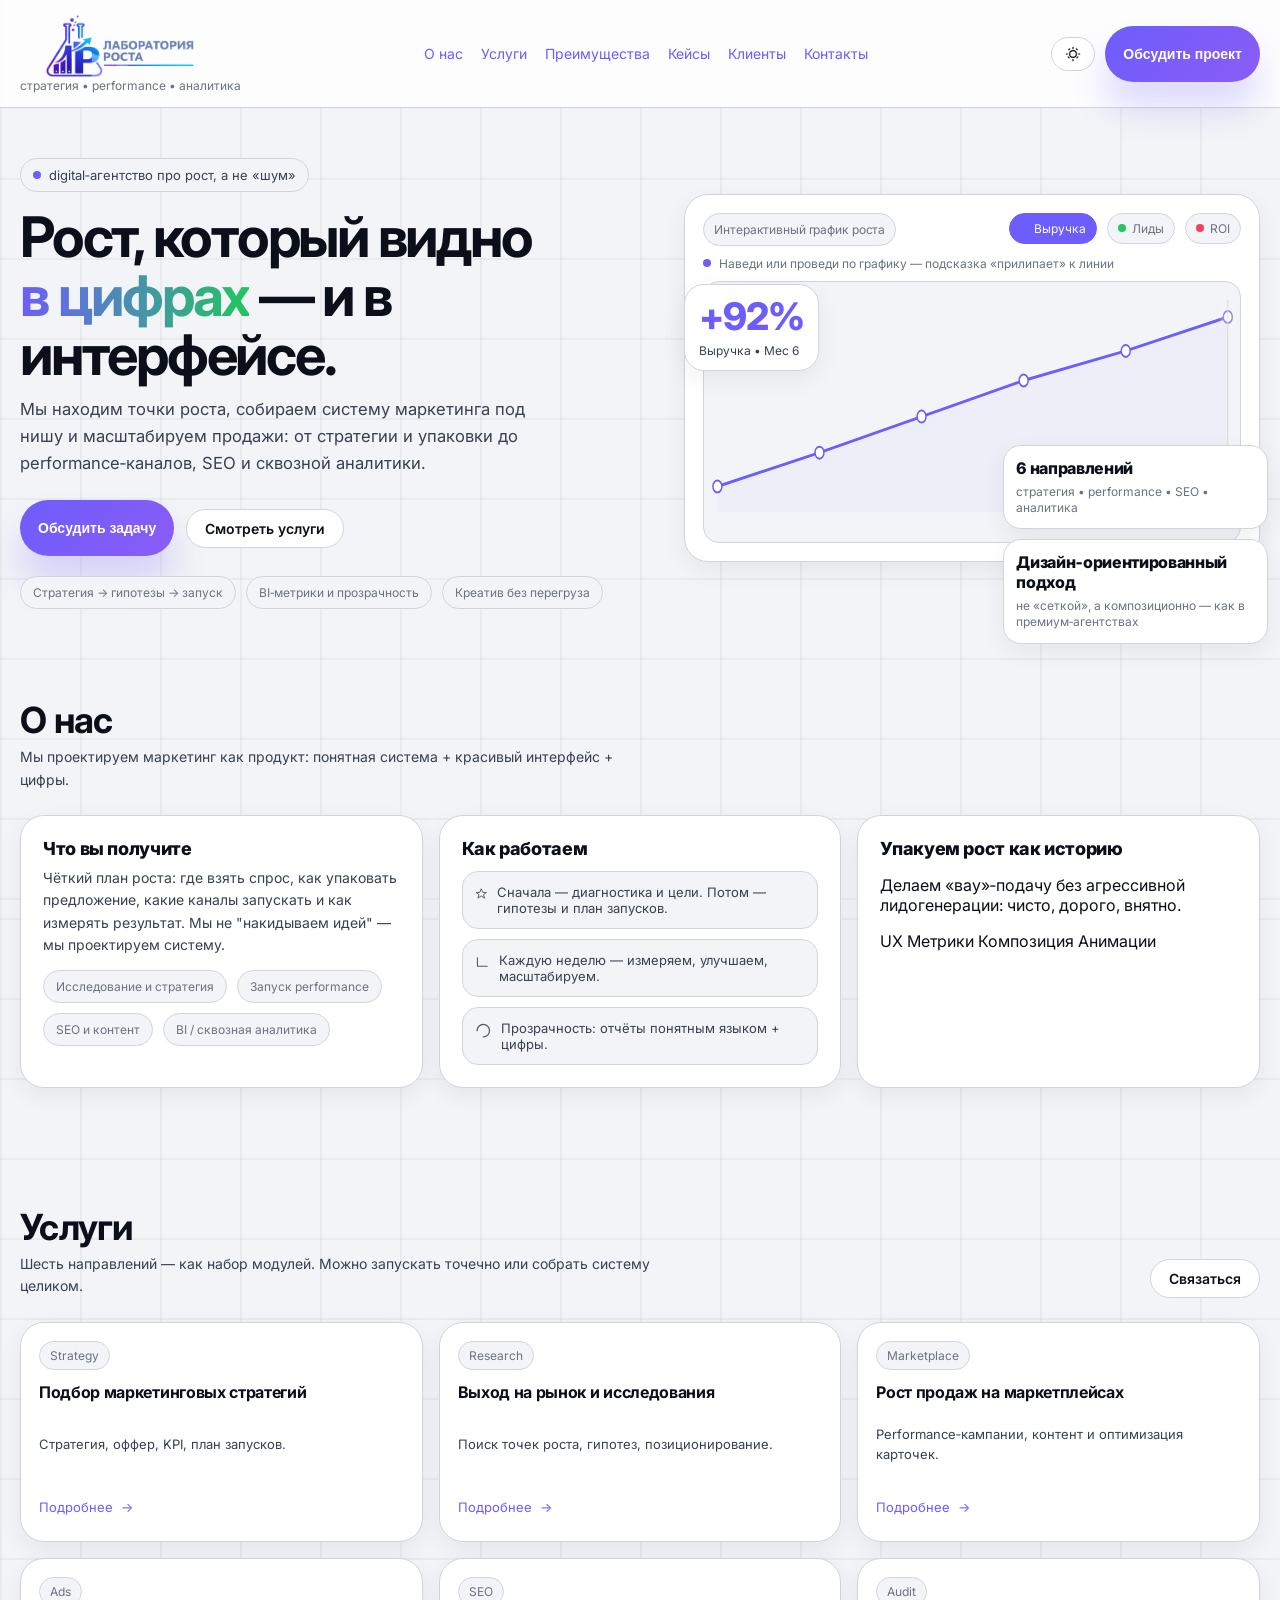
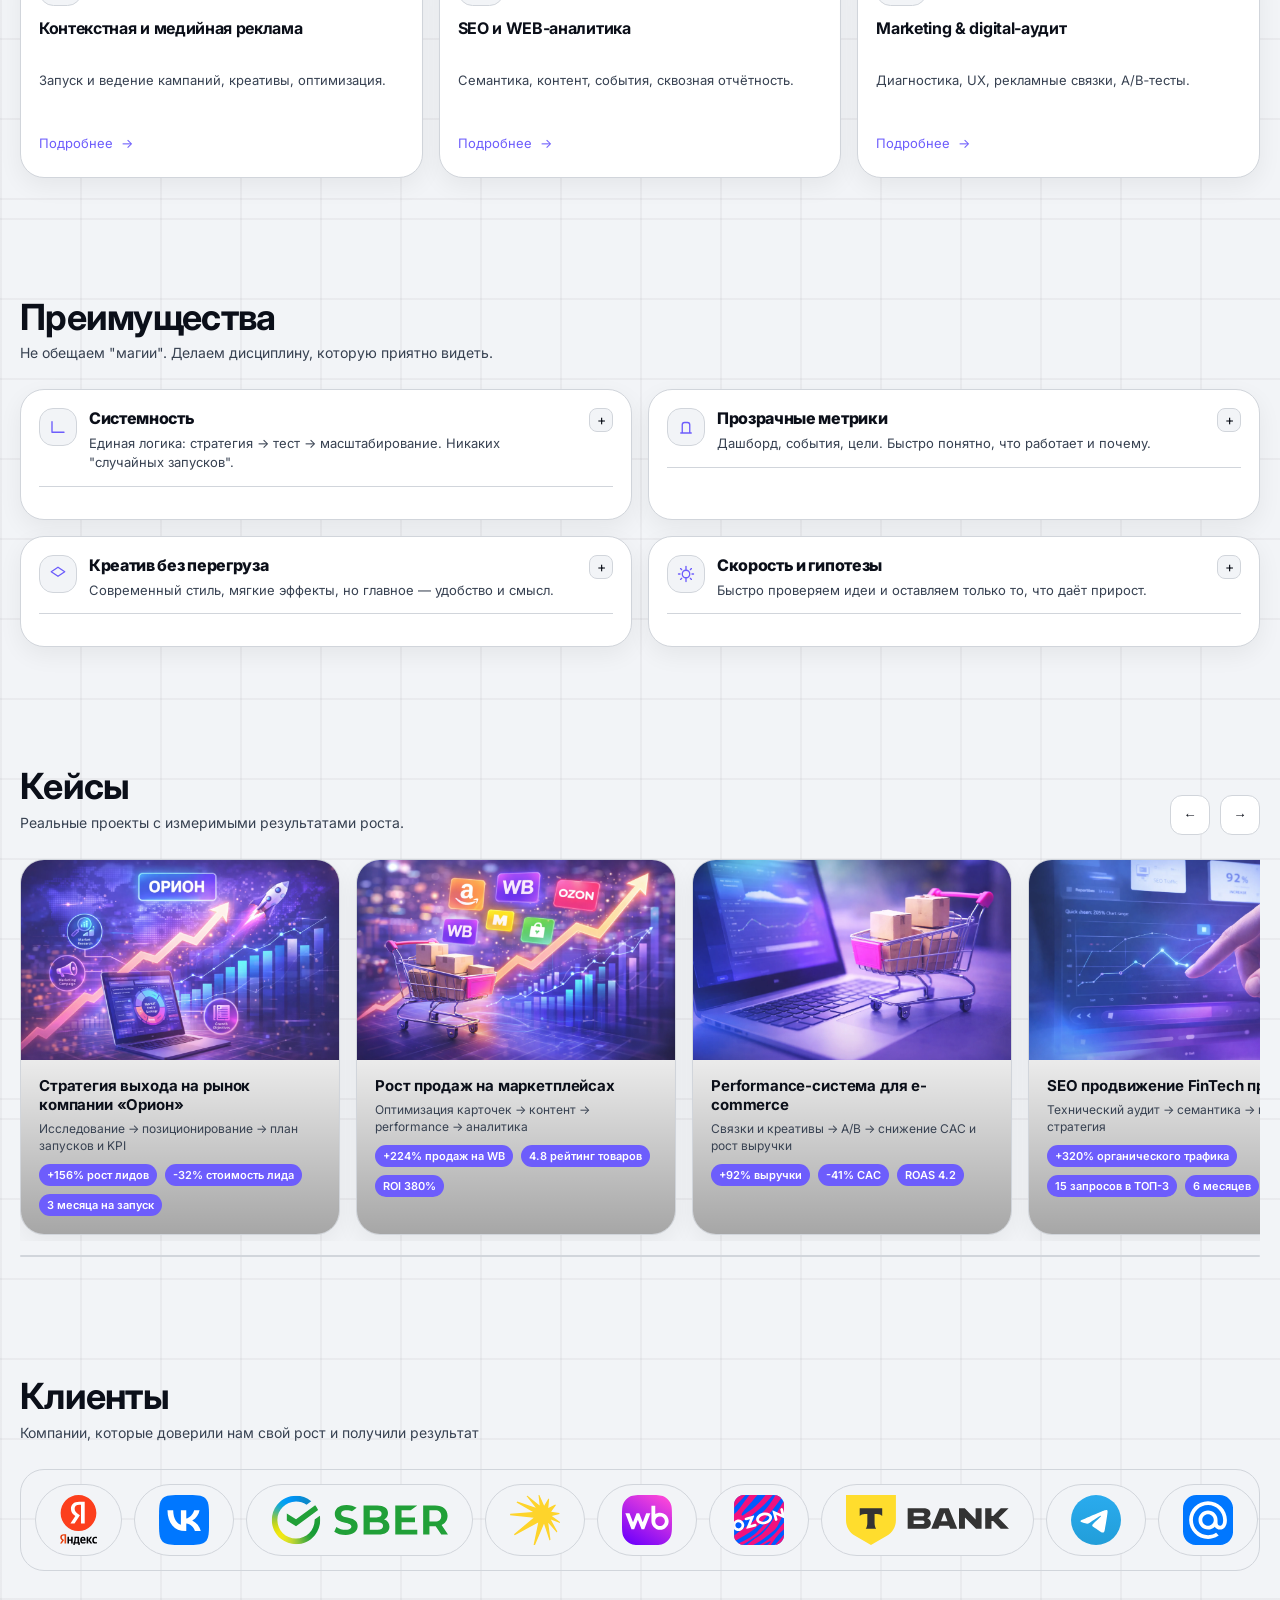
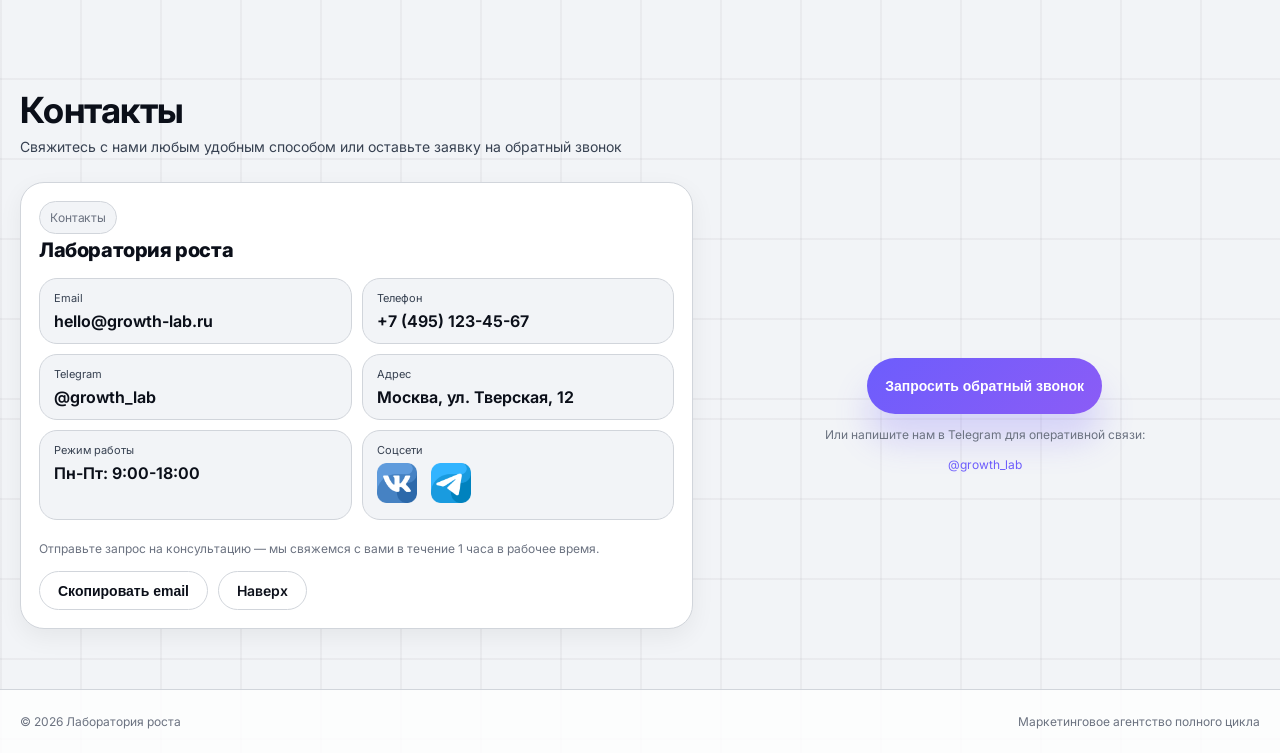
<file: index.html>
<!DOCTYPE html>
<html lang="ru">

<head>
  <meta charset="utf-8">
  <meta name="viewport" content="width=device-width,initial-scale=1">
  <meta name="color-scheme" content="light dark">
  <script>document.documentElement.classList.add("has-js")</script>
  <title>Лаборатория роста — маркетинговые стратегии и performance</title>
  <meta name="description"
    content="Маркетинговое агентство. Стратегии, выход на рынок, рост продаж на маркетплейсах, реклама, SEO и аналитика, digital‑аудит.">
  <link rel="preconnect" href="https://fonts.googleapis.com">
  <link rel="preconnect" href="https://fonts.gstatic.com" crossorigin>
  <link
    href="https://fonts.googleapis.com/css2?family=Manrope:wght@300;400;500;600;700;800&family=Inter:wght@300;400;500;600;700&display=swap"
    rel="stylesheet">
  <link rel="stylesheet" href="style.css">
</head>

<body>
  <div class="site-preloader" id="site-preloader" aria-hidden="true">
    <div class="spl-bg" aria-hidden="true"></div>
    <div class="spl-scanlines" aria-hidden="true"></div>
    <div class="spl-inner">
      <div class="spl-title" data-text="ЛАБОРАТОРИЯ РОСТА">ЛАБОРАТОРИЯ РОСТА</div>
      <div class="spl-sub">marketing / strategy / growth</div>
      <div class="spl-bar" role="presentation" aria-hidden="true"><span class="spl-bar-fill"></span></div>
    </div>
    <div class="spl-noise" aria-hidden="true"></div>
  </div>
  <div class="progress" id="progress"></div>
  <div class="bg-blobs" aria-hidden="true">
    <div class="blob b1"></div>
    <div class="blob b2"></div>
    <div class="blob b3"></div>
    <div class="grain"></div>
  </div>
  <header class="hdr" id="hdr">
    <div class="container">
      <div class="nav">
        <a class="brand" href="#top" aria-label="Лаборатория роста">
          <div class="logo-wrapper">
            <img src="./img/logo-light-trim.svg" alt="Лаборатория роста" class="brand-mark logo-light">
            <img src="./img/logo-dark-trim.svg" alt="Лаборатория роста" class="brand-mark logo-dark">
          </div>
          <div class="brand-txt"><em>стратегия • performance • аналитика</em></div>
        </a>
        <nav class="links" aria-label="Навигация">
          <a href="#about">О нас</a>
          <a href="#services">Услуги</a>
          <a href="#benefits">Преимущества</a>
          <a href="#cases">Кейсы</a>
          <a href="#clients">Клиенты</a>
          <a href="#contacts">Контакты</a>
        </nav>
        <div class="cta">
          <button class="btn theme-toggle magnetic" id="themeToggle" type="button" aria-label="Переключить тему">
            <svg class="theme-icon sun" width="16" height="16" viewBox="0 0 24 24" fill="none" aria-hidden="true">
              <path
                d="M12 2v2M12 20v2M4 12H2M22 12h-2M5.6 5.6l1.4-1.4M17.8 17.8l1.4-1.4M18.4 5.6l-1.4-1.4M6.2 17.8l-1.4-1.4M12 7a5 5 0 1 0 0 10 5 5 0 0 0 0-10z"
                stroke="currentColor" stroke-width="1.8" stroke-linecap="round">
            </svg>
            <svg class="theme-icon moon" width="16" height="16" viewBox="0 0 24 24" fill="none" aria-hidden="true">
              <path d="M12 3a6 6 0 0 0 9 9 9 9 0 1 1-9-9z" stroke="currentColor" stroke-width="1.8"
                stroke-linecap="round">
            </svg>
          </button>
          <button class="btn primary magnetic" id="openBrief" type="button">Обсудить проект</button>
        </div>
        <div class="burger" aria-label="Меню">
          <button id="burgerBtn" aria-controls="mobileMenu" aria-expanded="false" title="Меню">
            <svg width="20" height="20" viewBox="0 0 24 24" fill="none" aria-hidden="true">
              <path d="M4 7h16M4 12h16M4 17h16" stroke="currentColor" stroke-width="2" stroke-linecap="round">
            </svg>
          </button>
        </div>
      </div>
      <div class="mobile" id="mobileMenu" hidden>
        <div class="divider"></div>
        <div class="row">
          <a class="mLink" href="#about">О нас</a>
          <a class="mLink" href="#services">Услуги</a>
          <a class="mLink" href="#benefits">Преимущества</a>
          <a class="mLink" href="#cases">Кейсы</a>
          <a class="mLink" href="#clients">Клиенты</a>
          <a class="mLink" href="#contacts">Контакты</a>
          <button class="btn theme-toggle magnetic" id="themeToggleMobile" type="button" aria-label="Переключить тему">
            <svg class="theme-icon sun" width="16" height="16" viewBox="0 0 24 24" fill="none" aria-hidden="true">
              <path
                d="M12 2v2M12 20v2M4 12H2M22 12h-2M5.6 5.6l1.4-1.4M17.8 17.8l1.4-1.4M18.4 5.6l-1.4-1.4M6.2 17.8l-1.4-1.4M12 7a5 5 0 1 0 0 10 5 5 0 0 0 0-10z"
                stroke="currentColor" stroke-width="1.8" stroke-linecap="round">
            </svg>
            <svg class="theme-icon moon" width="16" height="16" viewBox="0 0 24 24" fill="none" aria-hidden="true">
              <path d="M12 3a6 6 0 0 0 9 9 9 9 0 1 1-9-9z" stroke="currentColor" stroke-width="1.8"
                stroke-linecap="round">
            </svg>
            Сменить тему
          </button>
          <button class="btn primary magnetic" id="openBriefMobile" type="button">Обсудить</button>
        </div>
      </div>
    </div>
  </header>
  <main class="container" id="top">
    <section class="hero">
      <div class="hero-grid">
        <div class="hero-copy reveal">
          <div class="kicker"><span class="kdot" aria-hidden="true"></span>digital‑агентство про рост, а не «шум»</div>
          <h1>Рост, который видно<br><span class="grad">в цифрах</span> — и в интерфейсе.</h1>
          <p class="lead">Мы находим точки роста, собираем систему маркетинга под нишу и масштабируем продажи: от
            стратегии и упаковки до performance‑каналов, SEO и сквозной аналитики.</p>
          <div class="hero-actions">
            <button class="btn primary magnetic" id="heroCta" type="button">Обсудить задачу</button>
            <a class="btn magnetic" href="#services">Смотреть услуги</a>
          </div>
          <div class="pill-row" aria-label="Коротко о подходе">
            <span class="pill">Стратегия → гипотезы → запуск</span>
            <span class="pill">BI‑метрики и прозрачность</span>
            <span class="pill">Креатив без перегруза</span>
          </div>
        </div>
        <div class="hero-visual reveal" aria-label="Интерактивный график роста">
          <div class="hero-visual-bg" aria-hidden="true"></div>
          <div class="chart-wrap naked" id="chartWrap">
            <div class="chart-head">
              <div class="mini">Интерактивный график роста</div>
              <div class="legend" aria-label="Легенда">
                <div class="tag" data-series="revenue"><span class="swatch"></span>Выручка</div>
                <div class="tag" data-series="leads"><span class="swatch alt"></span>Лиды</div>
                <div class="tag" data-series="roi"><span class="swatch roi"></span>ROI</div>
              </div>
            </div>
            <div class="chart-kpi" aria-hidden="true">
              <div class="kpi-num" id="kpiNum">+92%</div>
              <div class="kpi-label" id="kpiLabel">Выручка • Мес 6</div>
            </div>
            <div class="chart-hint"><span class="hint-dot" aria-hidden="true"></span>Наведи или проведи по графику —
              подсказка «прилипает» к линии</div>
            <div class="chart-stage" id="chartStage">
              <svg class="chart" id="chart" viewBox="0 0 720 260" preserveAspectRatio="none" aria-label="График роста">
                <defs>
                  <linearGradient id="gradLine" x1="0" x2="1" y1="0" y2="0">
                    <stop offset="0%" stop-color="var(--a1)">
                      <stop offset="55%" stop-color="var(--a2)">
                        <stop offset="100%" stop-color="var(--a3)">
                  </linearGradient>
                  <linearGradient id="gradArea" x1="0" x2="0" y1="0" y2="1">
                    <stop offset="0%" stop-color="rgba(112, 80, 255, .20)">
                      <stop offset="100%" stop-color="rgba(112, 80, 255, 0)">
                  </linearGradient>
                  <filter id="softGlow" x="-40%" y="-40%" width="180%" height="180%">
                    <feGaussianBlur stdDeviation="6" result="blur">
                      <feColorMatrix type="matrix" values="1 0 0 0 0 0 1 0 0 0 0 0 1 0 0 0 0 0 .6 0">
                        <feMerge>
                          <feMergeNode in="blur">
                            <feMergeNode in="SourceGraphic">
                        </feMerge>
                  </filter>
                </defs>
                <g class="grid" id="grid"></g>
                <path class="area" id="area" d=""></path>
                <path class="line" id="line" d=""></path>
                <g id="points"></g>
                <g id="cursor">
                  <line class="cross" id="crossV" x1="0" x2="0" y1="0" y2="0"></line>
                  <circle class="glowdot" id="glowDot" r="6"></circle>
                </g>
              </svg>
              <div class="tooltip" id="tooltip" role="status" aria-live="polite">
                <b id="ttTitle">Этап</b>
                <span class="t2" id="ttText">Подсказка</span>
              </div>
            </div>
          </div>
          <div class="stat-floats" aria-hidden="true">
            <div class="stat-float cut2"><b>6 направлений</b><span>стратегия • performance • SEO • аналитика</span>
            </div>
            <div class="stat-float cut3"><b>Дизайн‑ориентированный подход</b><span>не «сеткой», а композиционно — как в
                премиум‑агентствах</span></div>
          </div>
        </div>
      </div>
    </section>
    <section id="about">
      <div class="section-head reveal">
        <div>
          <h2>О нас</h2>
          <p class="sub">Мы проектируем маркетинг как продукт: понятная система + красивый интерфейс + цифры.</p>
        </div>
      </div>
      <div class="grid about-grid">
        <article class="card about-card">
          <div class="card-inner">
            <b class="card-title">Что вы получите</b>
            <p class="sub">Чёткий план роста: где взять спрос, как упаковать предложение, какие каналы запускать и как
              измерять результат. Мы не "накидываем идей" — мы проектируем систему.</p>
            <div class="pill-row" style="margin-top: 14px">
              <span class="pill">Исследование и стратегия</span>
              <span class="pill">Запуск performance</span>
              <span class="pill">SEO и контент</span>
              <span class="pill">BI / сквозная аналитика</span>
            </div>
          </div>
        </article>
        <article class="card about-card">
          <div class="card-inner">
            <b class="card-title">Как работаем</b>
            <div class="kv">
              <div>
                <svg width="18" height="18" viewBox="0 0 24 24" fill="none" aria-hidden="true">
                  <path d="M12 2l3 7h7l-5.6 4.1 2.1 7-6.5-4.5L5.6 20l2.1-7L2 9h7l3-7z" stroke="currentColor"
                    stroke-width="1.8" stroke-linejoin="round">
                </svg>
                <span>Сначала — диагностика и цели. Потом — гипотезы и план запусков.</span>
              </div>
              <div>
                <svg width="18" height="18" viewBox="0 0 24 24" fill="none" aria-hidden="true">
                  <path d="M4 19V5m0 14h16" stroke="currentColor" stroke-width="1.8" stroke-linecap="round">
                    <path d="M7 15l4-4 3 3 6-7" stroke="currentColor" stroke-width="1.8" stroke-linecap="round"
                      stroke-linejoin="round">
                </svg>
                <span>Каждую неделю — измеряем, улучшаем, масштабируем.</span>
              </div>
              <div>
                <svg width="18" height="18" viewBox="0 0 24 24" fill="none" aria-hidden="true">
                  <path d="M12 22a9 9 0 1 0-9-9" stroke="currentColor" stroke-width="1.8" stroke-linecap="round">
                    <path d="M3 13l3-3 3 3" stroke="currentColor" stroke-width="1.8" stroke-linecap="round"
                      stroke-linejoin="round">
                </svg>
                <span>Прозрачность: отчёты понятным языком + цифры.</span>
              </div>
            </div>
          </div>
        </article>
        <article class="card about-card">
          <div class="card-inner">
            <b class="card-title">Упакуем рост как историю</b>
            <p>Делаем «вау»‑подачу без агрессивной лидогенерации: чисто, дорого, внятно.</p>
            <div class="callout-row">
              <span class="chip">UX</span>
              <span class="chip">Метрики</span>
              <span class="chip">Композиция</span>
              <span class="chip">Анимации</span>
            </div>
          </div>
        </article>
      </div>
    </section>
    <section id="services">
      <div class="section-head reveal">
        <div>
          <h2>Услуги</h2>
          <p class="sub">Шесть направлений — как набор модулей. Можно запускать точечно или собрать систему целиком.</p>
        </div>
        <a class="btn magnetic" href="#contacts">Связаться</a>
      </div>
      <div class="grid services reveal">
        <article class="svc">
          <div class="in">
            <div class="top"><span class="svc-tag">Strategy</span></div>
            <h3>Подбор маркетинговых стратегий</h3>
            <p>Стратегия, оффер, KPI, план запусков.</p>
            <div class="more"
              data-details="Разрабатываем комплексную маркетинговую стратегию, которая учитывает особенности вашего бизнеса и рынка. Определяем ключевые точки роста, формируем уникальное торговое предложение и устанавливаем измеримые KPI.">
              Подробнее <span aria-hidden="true">→</span></div>
          </div>
        </article>
        <article class="svc">
          <div class="in">
            <div class="top"><span class="svc-tag">Research</span></div>
            <h3>Выход на рынок и исследования</h3>
            <p>Поиск точек роста, гипотез, позиционирование.</p>
            <div class="more"
              data-details="Проводим глубокий анализ рынка, конкурентов и целевой аудитории. Выявляем тренды и формируем гипотезы для тестирования. Помогаем с правильным позиционированием и выстраиванием коммуникации.">
              Подробнее <span aria-hidden="true">→</span></div>
          </div>
        </article>
        <article class="svc">
          <div class="in">
            <div class="top"><span class="svc-tag">Marketplace</span></div>
            <h3>Рост продаж на маркетплейсах</h3>
            <p>Performance‑кампании, контент и оптимизация карточек.</p>
            <div class="more"
              data-details="Оптимизируем карточки товаров, создаем продающий контент, настраиваем и ведем рекламные кампании на маркетплейсах. Работаем над улучшением видимости и конверсии.">
              Подробнее <span aria-hidden="true">→</span></div>
          </div>
        </article>
        <article class="svc">
          <div class="in">
            <div class="top"><span class="svc-tag">Ads</span></div>
            <h3>Контекстная и медийная реклама</h3>
            <p>Запуск и ведение кампаний, креативы, оптимизация.</p>
            <div class="more"
              data-details="Создаем и запускаем рекламные кампании в Яндекс.Директ, Google Ads и социальных сетях. Разрабатываем креативы, оптимизируем ставки и бюджет для достижения максимальной эффективности.">
              Подробнее <span aria-hidden="true">→</span></div>
          </div>
        </article>
        <article class="svc">
          <div class="in">
            <div class="top"><span class="svc-tag">SEO</span></div>
            <h3>SEO и WEB‑аналитика</h3>
            <p>Семантика, контент, события, сквозная отчётность.</p>
            <div class="more"
              data-details="Проводим аудит сайта, подбираем семантическое ядро, оптимизируем контент и техническую составляющую. Настраиваем сквозную аналитику для отслеживания эффективности.">
              Подробнее <span aria-hidden="true">→</span></div>
          </div>
        </article>
        <article class="svc">
          <div class="in">
            <div class="top"><span class="svc-tag">Audit</span></div>
            <h3>Marketing &amp; digital‑аудит</h3>
            <p>Диагностика, UX, рекламные связки, A/B‑тесты.</p>
            <div class="more"
              data-details="Анализируем текущую маркетинговую активность, выявляем слабые места и точки роста. Проводим UX-аудит, тестируем гипотезы и предлагаем решения для улучшения результатов.">
              Подробнее <span aria-hidden="true">→</span></div>
          </div>
        </article>
      </div>
    </section>
    <section id="benefits">
      <div class="section-head reveal">
        <div>
          <h2>Преимущества</h2>
          <p class="sub">Не обещаем "магии". Делаем дисциплину, которую приятно видеть.</p>
        </div>
      </div>
      <div class="benefits reveal">
        <article class="benefit expandable">
          <div class="benefit-header">
            <div class="bicon" aria-hidden="true">
              <svg width="18" height="18" viewBox="0 0 24 24" fill="none">
                <path d="M4 19V5m0 14h16" stroke="currentColor" stroke-width="1.8" stroke-linecap="round">
                  <path d="M7 15l4-4 3 3 6-7" stroke="currentColor" stroke-width="1.8" stroke-linecap="round"
                    stroke-linejoin="round">
              </svg>
            </div>
            <div class="btxt">
              <b>Системность</b>
              <span>Единая логика: стратегия → тест → масштабирование. Никаких "случайных запусков".</span>
            </div>
            <div class="expand-icon">+</div>
          </div>
          <div class="benefit-details">
            <p>Мы выстраиваем маркетинг как единую систему, где каждый элемент логически связан с другим. Начинаем с
              глубокого анализа и стратегии, тестируем гипотезы на реальных данных, и только потом масштабируем успешные
              решения. Это исключает хаотичные траты бюджета и обеспечивает предсказуемый результат.</p>
          </div>
        </article>
        <article class="benefit expandable">
          <div class="benefit-header">
            <div class="bicon" aria-hidden="true">
              <svg width="18" height="18" viewBox="0 0 24 24" fill="none">
                <path d="M5 20h14M7 20V9a3 3 0 0 1 3-3h4a3 3 0 0 1 3 3v11" stroke="currentColor" stroke-width="1.8"
                  stroke-linecap="round">
                  <path d="M9.5 12h5M9.5 15h5" stroke="currentColor" stroke-width="1.8" stroke-linecap="round">
              </svg>
            </div>
            <div class="btxt">
              <b>Прозрачные метрики</b>
              <span>Дашборд, события, цели. Быстро понятно, что работает и почему.</span>
            </div>
            <div class="expand-icon">+</div>
          </div>
          <div class="benefit-details">
            <p>Вы получаете доступ к интерактивным дашбордам с ключевыми метриками в реальном времени. Мы настраиваем
              сквозную аналитику, отслеживаем каждое событие и конверсию. Все отчеты понятны даже нетехническим
              специалистам — вы всегда видите, куда идет бюджет и какой он приносит результат.</p>
          </div>
        </article>
        <article class="benefit expandable">
          <div class="benefit-header">
            <div class="bicon" aria-hidden="true">
              <svg width="18" height="18" viewBox="0 0 24 24" fill="none">
                <path d="M12 3l9 6-9 6-9-6 9-6z" stroke="currentColor" stroke-width="1.8" stroke-linejoin="round">
                  <path d="M3 15l9 6 9-6" stroke="currentColor" stroke-width="1.8" stroke-linejoin="round">
              </svg>
            </div>
            <div class="btxt">
              <b>Креатив без перегруза</b>
              <span>Современный стиль, мягкие эффекты, но главное — удобство и смысл.</span>
            </div>
            <div class="expand-icon">+</div>
          </div>
          <div class="benefit-details">
            <p>Наши дизайнеры создают креативы, которые не просто красивы, но и эффективны. Мы избегаем визуального
              перегруза, делая акцент на удобстве восприятия и смысловой нагрузке. Каждый элемент дизайна работает на
              достижение бизнес-целей и улучшение пользовательского опыта.</p>
          </div>
        </article>
        <article class="benefit expandable">
          <div class="benefit-header">
            <div class="bicon" aria-hidden="true">
              <svg width="18" height="18" viewBox="0 0 24 24" fill="none">
                <path d="M12 2v4" stroke="currentColor" stroke-width="1.8" stroke-linecap="round" />
                <path d="M12 18v4" stroke="currentColor" stroke-width="1.8" stroke-linecap="round" />
                <path d="M4 12H2" stroke="currentColor" stroke-width="1.8" stroke-linecap="round" />
                <path d="M22 12h-2" stroke="currentColor" stroke-width="1.8" stroke-linecap="round" />
                <path d="M6.2 6.2l-1.4-1.4" stroke="currentColor" stroke-width="1.8" stroke-linecap="round" />
                <path d="M19.2 19.2l-1.4-1.4" stroke="currentColor" stroke-width="1.8" stroke-linecap="round" />
                <path d="M17.8 6.2l1.4-1.4" stroke="currentColor" stroke-width="1.8" stroke-linecap="round" />
                <path d="M4.8 19.2l1.4-1.4" stroke="currentColor" stroke-width="1.8" stroke-linecap="round" />
                <path d="M12 7a5 5 0 1 0 0 10 5 5 0 0 0 0-10z" stroke="currentColor" stroke-width="1.8" />
              </svg>
            </div>
            <div class="btxt">
              <b>Скорость и гипотезы</b>
              <span>Быстро проверяем идеи и оставляем только то, что даёт прирост.</span>
            </div>
            <div class="expand-icon">+</div>
          </div>
          <div class="benefit-details">
            <p>Мы работаем по методологии быстрого тестирования гипотез. Вместо долгих обсуждений — быстрые эксперименты
              с четкими метриками успеха. Это позволяет быстро находить рабочие решения и отсеивать неэффективные
              подходы, экономя ваше время и бюджет.</p>
          </div>
        </article>
      </div>
    </section>
    <section id="cases">
      <div class="section-head reveal">
        <div>
          <h2>Кейсы</h2>
          <p class="sub">Реальные проекты с измеримыми результатами роста.</p>
        </div>
        <div class="slider-ctl">
          <button class="iconbtn magnetic" id="casesPrev" aria-label="Предыдущий кейс" type="button">←</button>
          <button class="iconbtn magnetic" id="casesNext" aria-label="Следующий кейс" type="button">→</button>
        </div>
      </div>
      <div class="cases-track reveal" id="casesTrack" aria-label="Слайдер кейсов">
        <article class="case media">
          <div class="case-media ph1" aria-hidden="true"><img src="./img/orion.webp" alt="" class="case-media-img"
              loading="lazy" width="400" height="300"></div>
          <div class="case-cap">
            <div class="case-title">Стратегия выхода на рынок компании «Орион»</div>
            <div class="case-sub">Исследование → позиционирование → план запусков и KPI</div>
            <div class="case-results">
              <span>+156% рост лидов</span>
              <span>-32% стоимость лида</span>
              <span>3 месяца на запуск</span>
            </div>
          </div>
        </article>
        <article class="case media">
          <div class="case-media ph2" aria-hidden="true"><img src="./img/market.webp" alt="" class="case-media-img"
              loading="lazy" width="400" height="300"></div>
          <div class="case-cap">
            <div class="case-title">Рост продаж на маркетплейсах</div>
            <div class="case-sub">Оптимизация карточек → контент → performance → аналитика</div>
            <div class="case-results">
              <span>+224% продаж на WB</span>
              <span>4.8 рейтинг товаров</span>
              <span>ROI 380%</span>
            </div>
          </div>
        </article>
        <article class="case media">
          <div class="case-media ph3" aria-hidden="true"><img src="./img/Performance.webp" alt="" class="case-media-img"
              loading="lazy" width="400" height="300"></div>
          <div class="case-cap">
            <div class="case-title">Performance-система для e-commerce</div>
            <div class="case-sub">Связки и креативы → A/B → снижение CAC и рост выручки</div>
            <div class="case-results">
              <span>+92% выручки</span>
              <span>-41% CAC</span>
              <span>ROAS 4.2</span>
            </div>
          </div>
        </article>
        <article class="case media">
          <div class="case-media ph1" aria-hidden="true"><img src="./img/FinTech.webp" alt="" class="case-media-img"
              loading="lazy" width="400" height="300"></div>
          <div class="case-cap">
            <div class="case-title">SEO продвижение FinTech проекта</div>
            <div class="case-sub">Технический аудит → семантика → контент-стратегия</div>
            <div class="case-results">
              <span>+320% органического трафика</span>
              <span>15 запросов в ТОП-3</span>
              <span>6 месяцев</span>
            </div>
          </div>
        </article>
        <article class="case media">
          <div class="case-media ph2" aria-hidden="true"><img src="./img/strateg.webp" alt="" class="case-media-img"
              loading="lazy" width="400" height="300"></div>
          <div class="case-cap">
            <div class="case-title">Rebranding и digital-стратегия</div>
            <div class="case-sub">Айдентика → сайт → рекламные каналы → аналитика</div>
            <div class="case-results">
              <span>Новая ЦА +35 лет</span>
              <span>+180% конверсий</span>
              <span>Узнаваемость +67%</span>
            </div>
          </div>
        </article>
        <article class="case media">
          <div class="case-media ph3" aria-hidden="true"><img src="./img/mobpr.webp" alt="" class="case-media-img"
              loading="lazy" width="400" height="300"></div>
          <div class="case-cap">
            <div class="case-title">Мобильное приложение: запуск и рост</div>
            <div class="case-sub">ASO → UA кампании → ретаргетинг → аналитика</div>
            <div class="case-results">
              <span>50K+ установок</span>
              <span>CPI -28%</span>
              <span>Retention 42% D7</span>
            </div>
          </div>
        </article>
      </div>
      <div class="slider-progress" aria-hidden="true"><span id="casesProg"></span></div>
    </section>
    <section id="clients">
      <div class="section-head reveal">
        <div>
          <h2>Клиенты</h2>
          <p class="sub">Компании, которые доверили нам свой рост и получили результат</p>
        </div>
      </div>
      <div class="marquee reveal" aria-label="Бегущая строка клиентов">
        <div class="marquee-track">
          <div class="logo-pill"><img src="./img/yandex-logo-rus.svg" alt="Yandex" width="20" height="20"
              loading="lazy"></div>
          <div class="logo-pill"><img src="./img/vk-logo.svg" alt="VK" width="20" height="20" loading="lazy"></div>
          <div class="logo-pill"><img src="./img/sber-logo-eng (1).svg" alt="Сбер" width="20" height="20"
              loading="lazy"></div>
          <div class="logo-pill"><img src="./img/yandex-music-sign-logo.svg" alt="Яндекс Музыка" width="20" height="20"
              loading="lazy"></div>
          <div class="logo-pill"><img src="./img/wildberries-sign-logo.svg" alt="Wildberries" width="20" height="20"
              loading="lazy"></div>
          <div class="logo-pill"><img src="./img/ozon-icon-logo.svg" alt="OZON" width="20" height="20" loading="lazy">
          </div>
          <div class="logo-pill"><img src="./img/t-bank-logo-en.svg" alt="Тинькофф" width="20" height="20"
              loading="lazy"></div>
          <div class="logo-pill"><img src="./img/telegram-logo.svg" alt="Telegram" width="20" height="20"
              loading="lazy"></div>
          <div class="logo-pill"><img src="./img/mail-ru-sign-logo.svg" alt="Mail.ru Group" width="20" height="20"
              loading="lazy"></div>
          <div class="logo-pill"><img src="./img/2gis-logo.svg" alt="2ГИС" width="20" height="20" loading="lazy"></div>
          <div class="logo-pill"><img src="./img/avito-logo.svg" alt="Avito" width="20" height="20" loading="lazy">
          </div>
        </div>
      </div>
    </section>
    <section id="contacts">
      <div class="section-head reveal">
        <div>
          <h2>Контакты</h2>
          <p class="sub">Свяжитесь с нами любым удобным способом или оставьте заявку на обратный звонок</p>
        </div>
      </div>
      <div class="contact reveal">
        <div class="panel side">
          <div class="in">
            <div class="mini">Контакты</div>
            <div class="cc-title">Лаборатория роста</div>
            <div class="cc-grid">
              <div class="cc-item">
                <span class="cc-k">Email</span>
                <span class="cc-v" id="emailVal">hello@growth-lab.ru</span>
              </div>
              <div class="cc-item">
                <span class="cc-k">Телефон</span>
                <span class="cc-v">+7 (495) 123-45-67</span>
              </div>
              <div class="cc-item">
                <span class="cc-k">Telegram</span>
                <span class="cc-v">@growth_lab</span>
              </div>
              <div class="cc-item">
                <span class="cc-k">Адрес</span>
                <span class="cc-v">Москва, ул. Тверская, 12</span>
              </div>
              <div class="cc-item">
                <span class="cc-k">Режим работы</span>
                <span class="cc-v">Пн-Пт: 9:00-18:00</span>
              </div>
              <div class="cc-item">
                <span class="cc-k">Соцсети</span>
                <span class="cc-v">
                  <a href="#" style="color: var(--a1); margin-right: 10px"><img class="social-icon"
                      src="./img/free-icon-vk-2111828.png" alt="VK" loading="lazy" width="24" height="40"></a>
                  <a href="#" style="color: var(--a1)"><img class="social-icon"
                      src="./img/free-icon-telegram-739260.png" alt="Telegram" loading="lazy" width="24"
                      height="40"></a>
                </span>
              </div>
            </div>
            <div class="cc-foot">
              <div class="hint">Отправьте запрос на консультацию — мы свяжемся с вами в течение 1 часа в рабочее время.
              </div>
              <div class="row">
                <button class="btn magnetic" id="copyEmail" type="button">Скопировать email</button>
                <a class="btn magnetic" href="#top">Наверх</a>
              </div>
            </div>
          </div>
        </div>
        <div class="hint" style="margin-top: 20px">
          <button class="btn primary magnetic full-width" id="openCallback" type="button">Запросить обратный
            звонок</button>
          <p>Или напишите нам в Telegram для оперативной связи:</p>
          <a href="https://t.me/growth_lab" style="color: var(--a1)">@growth_lab</a>
        </div>
      </div>
    </section>
  </main>
  <footer>
    <div class="container">
      <div class="frow">
        <div>© <span id="year"></span> Лаборатория роста</div>
        <div>Маркетинговое агентство полного цикла</div>
      </div>
    </div>
  </footer>
  <div class="modal" id="briefModal" role="dialog" aria-label="Бриф" aria-hidden="true">
    <div class="box">
      <div class="top">
        <div>
          <b>Быстрый бриф (2 минуты)</b>
          <div class="mmeta">Заполни — и вернёмся с предложением по шагам.</div>
        </div>
        <button class="x magnetic" data-close="briefModal" aria-label="Закрыть" type="button">
          <svg width="18" height="18" viewBox="0 0 24 24" fill="none" aria-hidden="true">
            <path d="M6 6l12 12M18 6L6 18" stroke="currentColor" stroke-width="2" stroke-linecap="round">
          </svg>
        </button>
      </div>
      <div class="body">
        <form id="briefForm">
          <div class="field">
            <label>Ниша / продукт</label>
            <input name="niche" placeholder="Например: b2b сервис / ecommerce / образование" required>
          </div>
          <div class="field">
            <label>Цель на ближайшие 2–3 месяца</label>
            <input name="goal" placeholder="Рост продаж / лидов / выход на рынок" required>
          </div>
          <div class="field">
            <label>Что уже пробовали</label>
            <textarea name="tried" placeholder="Каналы, бюджеты, результаты"></textarea>
          </div>
          <button class="btn primary magnetic" type="submit">Отправить бриф</button>
          <div class="hint">Демо‑форма: ничего не отправляет — просто подтверждение.</div>
        </form>
      </div>
    </div>
  </div>
  <div class="modal" id="callbackModal" role="dialog" aria-label="Запрос обратного звонка" aria-hidden="true">
    <div class="box compact">
      <div class="top">
        <div>
          <b>Запрос обратного звонка</b>
          <div class="mmeta">Оставьте контакт — мы перезвоним и уточним задачу.</div>
        </div>
        <button class="x magnetic" data-close="callbackModal" aria-label="Закрыть" type="button">
          <svg width="18" height="18" viewBox="0 0 24 24" fill="none" aria-hidden="true">
            <path d="M6 6l12 12M18 6L6 18" stroke="currentColor" stroke-width="2" stroke-linecap="round">
          </svg>
        </button>
      </div>
      <div class="body">
        <form id="callbackForm">
          <div class="field">
            <label>Имя <span class="required">*</span></label>
            <input name="name" placeholder="Как к вам обращаться" autocomplete="name" required>
          </div>
          <div class="field">
            <label>Телефон <span class="required">*</span></label>
            <input name="phone" placeholder="+7 (___) ___-__-__" autocomplete="tel" required>
          </div>
          <div class="field">
            <label>Telegram (опционально)</label>
            <input name="telegram" placeholder="@username">
          </div>
          <div class="field">
            <label>Удобное время для звонка</label>
            <select name="time">
              <option value="">Выберите время</option>
              <option value="10-12">10:00 - 12:00</option>
              <option value="12-14">12:00 - 14:00</option>
              <option value="14-16">14:00 - 16:00</option>
              <option value="16-18">16:00 - 18:00</option>
            </select>
          </div>
          <div class="field">
            <label>Коротко о задаче</label>
            <textarea name="comment" placeholder="Например: нужна консультация по запуску рекламы" rows="3"></textarea>
          </div>
          <button class="btn primary magnetic" type="submit">Отправить запрос</button>
          <div class="hint">Мы свяжемся с вами в выбранное время. Политика конфиденциальности.</div>
        </form>
      </div>
    </div>
  </div>
  <script src="./scripts.js"></script>
</body>

</html>
</file>
<file: style.css>
:root {
  --bg: #f2f4f7;
  --bg2: #ffffff;
  --card: #ffffff;
  --text: #0b0f19;
  --muted: #374151;
  --muted2: #6b7280;
  --stroke: #d1d5db;
  --stroke2: #9ca3af;
  --a1: #6d5dfc;
  --a2: #22c55e;
  --a3: #8b5cf6;
  --a4: #f43f5e;
  --radius: 16px;
  --radius2: 24px;
  --ease: cubic-bezier(0.25, 0.8, 0.25, 1);
  --container: 1440px;
  --shadow: 0 8px 24px rgba(11, 15, 25, 0.06);
  --shadow-hover: 0 12px 32px rgba(11, 15, 25, 0.1);
  --grid-color: rgba(11, 15, 25, 0.04);
  --grid-thick: 2px;
  --grid-gap: 80px;
}

:root[data-theme="dark"] {
  --bg: #06070a;
  --bg2: #0a0c12;
  --card: rgba(255, 255, 255, 0.035);
  --text: rgba(255, 255, 255, 0.92);
  --muted: rgba(255, 255, 255, 0.66);
  --muted2: rgba(255, 255, 255, 0.5);
  --stroke: rgba(255, 255, 255, 0.1);
  --stroke2: rgba(255, 255, 255, 0.16);
  --a1: #7050ff;
  --a2: #2fe0ff;
  --a3: #36e59a;
  --a4: #ff5a7a;
  --radius: 22px;
  --radius2: 30px;
  --ease: cubic-bezier(0.2, 0.8, 0.2, 1);
  --container: 1440px;
  --shadow: 0 18px 90px rgba(0, 0, 0, 0.55);
  --shadow-hover: 0 24px 120px rgba(0, 0, 0, 0.65);
  --grid-color: rgba(255, 255, 255, 0.03);
}

body {
  background: repeating-linear-gradient(90deg,var(--grid-color) 0,var(--grid-color) var(--grid-thick),transparent var(--grid-thick),transparent var(--grid-gap)),repeating-linear-gradient(0deg,var(--grid-color) 0,var(--grid-color) var(--grid-thick),transparent var(--grid-thick),transparent var(--grid-gap)),var(--bg);
  transition: background 0.3s ease;
}

:root:not([data-theme="dark"]) .bg-blobs,
:root:not([data-theme="dark"]) .grain {
  display: none;
}

:root[data-theme="dark"] .bg-blobs,
:root[data-theme="dark"] .grain {
  display: block;
}

:root[data-theme="dark"] body {
  background: repeating-linear-gradient(90deg,var(--grid-color) 0,var(--grid-color) var(--grid-thick),transparent var(--grid-thick),transparent var(--grid-gap)),repeating-linear-gradient(0deg,var(--grid-color) 0,var(--grid-color) var(--grid-thick),transparent var(--grid-thick),transparent var(--grid-gap)),radial-gradient(900px 600px at 70% 0%,rgba(47,224,255,0.1),transparent 60%),radial-gradient(900px 700px at 20% 10%,rgba(112,80,255,0.12),transparent 55%),linear-gradient(180deg,var(--bg),var(--bg2));
}

.bg-blobs {
  position: fixed;
  inset: 0;
  pointer-events: none;
  z-index: -2;
  overflow: hidden;
}
.blob {
  position: absolute;
  border-radius: 999px;
  filter: blur(24px);
  opacity: 0.55;
  transform: translate3d(0,0,0);
}
.b1 {
  width: 520px;
  height: 520px;
  left: -140px;
  top: -120px;
  background: radial-gradient(circle at 30% 30%,rgba(112,80,255,0.85),rgba(112,80,255,0) 60%);
}
.b2 {
  width: 640px;
  height: 520px;
  right: -220px;
  top: 6vh;
  background: radial-gradient(circle at 40% 35%,rgba(47,224,255,0.75),rgba(47,224,255,0) 62%);
}
.b3 {
  width: 560px;
  height: 560px;
  left: 20vw;
  bottom: -260px;
  background: radial-gradient(circle at 30% 30%,rgba(54,229,154,0.55),rgba(54,229,154,0) 64%);
}
.grain {
  position: absolute;
  inset: -20%;
  background-image: url("data:image/svg+xml,%3Csvg xmlns='http://www.w3.org/2000/svg' width='240' height='240'%3E%3Cfilter id='n'%3E%3CfeTurbulence type='fractalNoise' baseFrequency='.9' numOctaves='3' stitchTiles='stitch'/%3E%3C/filter%3E%3Crect width='240' height='240' filter='url(%23n)' opacity='.18'/%3E%3C/svg%3E");
  mix-blend-mode: overlay;
  opacity: 0.1;
}

:root[data-theme="dark"] .blob.b1 {
  width: 520px;
  height: 520px;
  left: -140px;
  top: -120px;
  background: radial-gradient(circle at 30% 30%,rgba(112,80,255,0.85),rgba(112,80,255,0) 60%);
}
:root[data-theme="dark"] .blob.b2 {
  width: 640px;
  height: 520px;
  right: -220px;
  top: 6vh;
  background: radial-gradient(circle at 40% 35%,rgba(47,224,255,0.75),rgba(47,224,255,0) 62%);
}
:root[data-theme="dark"] .blob.b3 {
  width: 560px;
  height: 560px;
  left: 20vw;
  bottom: -260px;
  background: radial-gradient(circle at 30% 30%,rgba(54,229,154,0.55),rgba(54,229,154,0) 64%);
}
:root[data-theme="dark"] .grain {
  background-image: url("data:image/svg+xml,%3Csvg xmlns='http://www.w3.org/2000/svg' width='240' height='240'%3E%3Cfilter id='n'%3E%3CfeTurbulence type='fractalNoise' baseFrequency='.9' numOctaves='3' stitchTiles='stitch'/%3E%3C/filter%3E%3Crect width='240' height='240' filter='url(%23n)' opacity='.18'/%3E%3C/svg%3E");
  mix-blend-mode: overlay;
  opacity: 0.1;
}

*,
::after,
::before {
  box-sizing: border-box;
}
html,
body {
  height: 100%;
  transition: color 0.3s ease,background-color 0.3s ease;
}
body {
  margin: 0;
  font-family: "Inter",system-ui,-apple-system,BlinkMacSystemFont,"Segoe UI",Roboto,"Helvetica Neue",Arial,sans-serif;
  color: var(--text);
  -webkit-font-smoothing: antialiased;
}
a {
  color: var(--a1);
  text-decoration: none;
  transition: color 0.3s ease;
}
a:hover {
  color: var(--a3);
}
.container {
  width: min(var(--container),calc(100% - 48px));
  margin: 0 auto;
}
@media (max-width:720px) {
  .container {
    width: min(var(--container),calc(100% - 32px));
  }
}
.hdr {
  position: sticky;
  top: 0;
  z-index: 1100;
  background: rgba(255,255,255,0.82);
  backdrop-filter: blur(12px);
  border-bottom: 1px solid var(--stroke);
  transition: background 0.3s ease,border-color 0.3s ease;
}
:root[data-theme="dark"] .hdr {
  background: rgba(6,7,10,0.85);
  backdrop-filter: blur(16px);
  border-bottom: 1px solid rgba(255,255,255,0.06);
}
.nav {
  display: flex;
  align-items: center;
  justify-content: space-between;
  gap: 14px;
  padding: 14px 0;
}
.logo-wrapper {
  height: 64px;
  width: 200px; 
  overflow: visible;
  flex-shrink: 0;
  border-radius: 12px;
}
.brand {
  align-items: center;
  gap: 12px;
}
.logo-light {
  display: block;
}
.logo-dark {
  display: none;
}
:root[data-theme="dark"] .logo-light {
  display: none;
}
:root[data-theme="dark"] .logo-dark {
  display: block;
}
.brand-mark {
  width: 100%;
  height: 100%;
  object-fit: contain;
  transition: opacity 0.3s ease;
}
.brand-txt b {
  display: block;
  letter-spacing: -0.02em;
  font-weight: 800;
}
.brand-txt em {
  display: block;
  font-style: normal;
  color: var(--muted2);
  font-size: 12px;
  transition: color 0.3s ease;
}
.links {
  display: flex;
  gap: 24px;
  align-items: center;
  color: var(--muted);
  font-size: 15px;
  transition: color 0.3s ease;
}
.links a {
  position: relative;
  padding: 6px 0;
  transition: color 0.2s var(--ease);
}
.links a::after {
  content: "";
  position: absolute;
  left: 0;
  bottom: 2px;
  height: 1px;
  width: 100%;
  background: var(--a1);
  transform: scaleX(0);
  transform-origin: left;
  transition: transform 0.25s var(--ease);
}
.links a:hover {
  color: var(--text);
}
.links a:hover::after {
  transform: scaleX(1);
}
.cta {
  display: flex;
  gap: 10px;
  align-items: center;
}
.btn.theme-toggle {
  background: var(--card);
  border: 1px solid var(--stroke);
  padding: 8px 12px;
  border-radius: 999px;
  font-size: 13px;
  gap: 6px;
  min-width: 44px;
  justify-content: center;
  transition: all 0.3s ease;
}
.btn.theme-toggle .theme-icon {
  transition: opacity 0.2s var(--ease),transform 0.2s var(--ease);
}
.btn.theme-toggle .theme-icon.sun {
  display: block;
}
.btn.theme-toggle .theme-icon.moon {
  display: none;
}
:root[data-theme="dark"] .btn.theme-toggle .theme-icon.sun {
  display: none;
}
:root[data-theme="dark"] .btn.theme-toggle .theme-icon.moon {
  display: block;
}
.btn.theme-toggle:hover {
  border-color: var(--a1);
}
.btn.theme-toggle:active {
  transform: scale(0.98);
}
.burger {
  display: none;
}
.burger button {
  width: 40px;
  height: 40px;
  border-radius: 12px;
  border: 1px solid var(--stroke);
  background: var(--card);
  color: var(--text);
  cursor: pointer;
  transition: all 0.3s ease;
}
:root[data-theme="dark"] .burger button {
  border: 1px solid rgba(255,255,255,0.12);
  background: rgba(255,255,255,0.04);
}
.mobile {
  display: none;
  padding: 0 0 16px;
}
.mobile .divider {
  height: 1px;
  background: var(--stroke);
  transition: background 0.3s ease;
}
:root[data-theme="dark"] .mobile .divider {
  background: rgba(255,255,255,0.06);
}
.mobile .row {
  display: grid;
  gap: 10px;
  padding-top: 14px;
}
.mobile a {
  padding: 12px 14px;
  border-radius: 16px;
  border: 1px solid var(--stroke);
  background: var(--bg);
  transition: all 0.3s ease;
}
:root[data-theme="dark"] .mobile a {
  border: 1px solid rgba(255,255,255,0.1);
  background: rgba(255,255,255,0.03);
}
.mobile .btn.theme-toggle {
  justify-content: flex-start;
  padding: 10px 14px;
}
.btn {
  appearance: none;
  border: 1px solid var(--stroke);
  background: var(--card);
  color: var(--text);
  padding: 10px 18px;
  border-radius: 999px;
  font-weight: 600;
  font-size: 14px;
  cursor: pointer;
  transition: all 0.3s ease;
  display: inline-flex;
  align-items: center;
  justify-content: center;
  gap: 8px;
}
.btn:hover {
  transform: translateY(-2px);
  box-shadow: var(--shadow-hover);
  border-color: var(--a1);
}
.btn.primary {
  background: linear-gradient(135deg,var(--a1),var(--a3));
  color: #fff;
  border: 0;
  box-shadow: 0 26px 34px rgba(109,93,252,0.22);
  padding-top: 20px;
  padding-bottom: 20px;
}
:root[data-theme="dark"] .btn.primary {
  border-color: rgba(112,80,255,0.25);
  background: linear-gradient(135deg,rgba(112,80,255,0.95),rgba(81,53,255,0.85));
  box-shadow: 0 18px 60px rgba(112,80,255,0.18);
}
.btn.primary:hover {
  box-shadow: 0 20px 40px rgba(109,93,252,0.3);
}
:root[data-theme="dark"] .btn.primary:hover {
  box-shadow: 0 26px 80px rgba(112,80,255,0.22);
}
.iconbtn {
  width: 40px;
  height: 40px;
  border-radius: 12px;
  border: 1px solid var(--stroke);
  background: var(--card);
  color: var(--text);
  cursor: pointer;
  transition: all 0.3s ease;
}
.iconbtn:hover {
  transform: translateY(-2px);
}
:root[data-theme="dark"] .iconbtn {
  border: 1px solid rgba(255,255,255,0.12);
  background: rgba(255,255,255,0.04);
}
.hero {
  padding: 60px 0 40px;
  position: relative;
}
.hero-grid {
  display: grid;
  grid-template-columns: 1.05fr 0.95fr;
  gap: 40px;
  align-items: center;
}
.kicker {
  display: inline-flex;
  align-items: center;
  gap: 8px;
  padding: 8px 12px;
  border-radius: 999px;
  border: 1px solid var(--stroke);
  background: var(--bg);
  color: var(--muted);
  font-size: 13px;
  transition: all 0.3s ease;
}
:root[data-theme="dark"] .kicker {
  border: 1px solid rgba(255,255,255,0.12);
  background: rgba(255,255,255,0.03);
}
.kdot {
  width: 8px;
  height: 8px;
  border-radius: 99px;
  background: var(--a1);
  transition: all 0.3s ease;
}
:root[data-theme="dark"] .kdot {
  background: linear-gradient(90deg,var(--a1),var(--a2));
  box-shadow: 0 0 18px rgba(47,224,255,0.35);
}
h1 {
  margin: 16px 0 12px;
  font-size: clamp(36px,5vw,56px);
  line-height: 1.05;
  letter-spacing: -0.04em;
}
.grad {
  background: linear-gradient(90deg,var(--a1),var(--a2));
  -webkit-background-clip: text;
  background-clip: text;
  color: transparent;
  transition: background 0.3s ease;
}
.lead {
  margin: 0 0 20px;
  color: var(--muted);
  max-width: 55ch;
  font-size: clamp(15px,1.3vw,18px);
  line-height: 1.6;
  transition: color 0.3s ease;
}
.hero-actions {
  display: flex;
  gap: 12px;
  flex-wrap: wrap;
  align-items: center;
  margin-top: 24px;
}
.pill-row {
  display: flex;
  gap: 10px;
  flex-wrap: wrap;
  margin-top: 20px;
}
.pill {
  padding: 8px 12px;
  border-radius: 999px;
  border: 1px solid var(--stroke);
  background: var(--bg);
  color: var(--muted2);
  font-size: 12px;
  transition: all 0.3s ease;
}
:root[data-theme="dark"] .pill {
  border: 1px solid rgba(255,255,255,0.1);
  background: rgba(0,0,0,0.18);
  backdrop-filter: blur(10px);
}
.hero-visual {
  min-height: 380px;
  position: relative;
}
.chart-wrap {
  background: var(--card);
  border: 1px solid var(--stroke);
  border-radius: var(--radius2);
  padding: 18px;
  box-shadow: var(--shadow);
  transition: all 0.3s ease;
}
:root[data-theme="dark"] .chart-wrap.naked {
  border: 0;
  background: transparent;
}
.chart-head {
  display: flex;
  justify-content: space-between;
  align-items: flex-start;
}
.mini {
  font-size: 12px;
  color: var(--muted2);
  letter-spacing: -0.01em;
  padding: 8px 10px;
  border-radius: 999px;
  border: 1px solid var(--stroke);
  background: var(--bg);
  width: fit-content;
  transition: all 0.3s ease;
}
:root[data-theme="dark"] .mini {
  border: 1px solid rgba(255,255,255,0.1);
  background: rgba(0,0,0,0.16);
  backdrop-filter: blur(10px);
}
.legend {
  display: flex;
  gap: 10px;
  align-items: center;
  flex-wrap: wrap;
  color: var(--muted2);
  font-size: 12px;
  transition: color 0.3s ease;
}
.tag {
  display: inline-flex;
  gap: 6px;
  align-items: center;
  padding: 7px 10px;
  border-radius: 999px;
  border: 1px solid var(--stroke);
  background: var(--bg);
  cursor: pointer;
  user-select: none;
  transition: all 0.3s ease;
}
.tag:hover {
  transform: translateY(-1px);
  border-color: var(--a1);
}
:root[data-theme="dark"] .tag {
  border: 1px solid rgba(255,255,255,0.1);
  background: rgba(255,255,255,0.03);
}
:root[data-theme="dark"] .tag:hover {
  border-color: rgba(255,255,255,0.18);
  background: rgba(255,255,255,0.05);
}
.tag.active {
  background: var(--a1);
  color: #fff;
  border-color: var(--a1);
}
:root[data-theme="dark"] .tag.active {
  border-color: rgba(112,80,255,0.35);
  background: rgba(112,80,255,0.12);
}
.swatch {
  width: 8px;
  height: 8px;
  border-radius: 99px;
  background: var(--a1);
  transition: background 0.3s ease;
}
.swatch.alt {
  background: var(--a2);
}
.swatch.roi {
  background: var(--a4);
}
:root[data-theme="dark"] .swatch {
  background: linear-gradient(90deg,var(--a1),var(--a2));
}
:root[data-theme="dark"] .swatch.alt {
  background: linear-gradient(90deg,var(--a2),var(--a3));
}
:root[data-theme="dark"] .swatch.roi {
  background: linear-gradient(90deg,var(--a4),var(--a2));
}
.chart-kpi {
  position: absolute;
  left: 0;
  top: 90px;
  padding: 12px 14px;
  border-radius: 20px;
  border: 1px solid var(--stroke);
  background: var(--card);
  box-shadow: var(--shadow);
  z-index: 3;
  transition: all 0.3s ease;
}
:root[data-theme="dark"] .chart-kpi {
  border: 1px solid rgba(255,255,255,0.12);
  background: rgba(0,0,0,0.22);
  backdrop-filter: blur(12px);
  box-shadow: 0 26px 110px rgba(0,0,0,0.55);
}
.kpi-num {
  font-size: 38px;
  line-height: 1;
  font-weight: 800;
  letter-spacing: -0.03em;
  color: var(--a1);
  transition: color 0.3s ease;
}
:root[data-theme="dark"] .kpi-num {
  background: linear-gradient(90deg,var(--a1),var(--a2),var(--a3));
  -webkit-background-clip: text;
  background-clip: text;
  color: transparent;
}
.kpi-label {
  margin-top: 8px;
  font-size: 12px;
  color: var(--muted);
  transition: color 0.3s ease;
}
.chart-hint {
  margin-top: 10px;
  display: flex;
  align-items: center;
  gap: 8px;
  color: var(--muted2);
  font-size: 12px;
  transition: color 0.3s ease;
}
.hint-dot {
  width: 8px;
  height: 8px;
  border-radius: 99px;
  background: var(--a1);
  transition: all 0.3s ease;
}
:root[data-theme="dark"] .hint-dot {
  background: rgba(255,255,255,0.7);
  box-shadow: 0 0 24px rgba(47,224,255,0.25);
}
.chart-stage {
  position: relative;
  margin-top: 10px;
  border-radius: var(--radius);
  overflow: hidden;
  border: 1px solid var(--stroke);
  background: var(--bg);
  transition: all 0.3s ease;
}
:root[data-theme="dark"] .chart-stage {
  border: 1px solid rgba(255,255,255,0.08);
  background: rgba(0,0,0,0.12);
  backdrop-filter: blur(10px);
}
.chart {
  width: 100%;
  height: 260px;
  display: block;
}
.chart .grid line {
  stroke: var(--stroke);
  transition: stroke 0.3s ease;
}
:root[data-theme="dark"] .chart .grid line {
  stroke: rgba(255,255,255,0.06);
}
.chart .line {
  fill: none;
  stroke: var(--a1);
  stroke-width: 3;
  stroke-linecap: round;
  transition: stroke 0.3s ease;
}
:root[data-theme="dark"] .chart .line {
  filter: drop-shadow(0 14px 26px rgba(47,224,255,0.12));
}
.chart .area {
  fill: url(#gradArea);
  opacity: 0.18;
  transition: opacity 0.3s ease;
}
:root[data-theme="dark"] .chart .area {
  opacity: 0.95;
}
.chart .pt {
  fill: #fff;
  stroke: var(--a1);
  stroke-width: 2;
  cursor: pointer;
  transition: all 0.4s ease;
  r: 6;
}
:root[data-theme="dark"] .chart .pt {
  fill: rgba(255,255,255,0.92);
  stroke: rgba(0,0,0,0.35);
}
.chart .pt:hover {
  r: 6;
}
.chart .cross {
  stroke: var(--stroke);
  stroke-width: 1;
  transition: stroke 0.3s ease;
}
:root[data-theme="dark"] .chart .cross {
  stroke: rgba(255,255,255,0.1);
}
.glowdot {
  fill: #fff;
  filter: url(#softGlow);
  transition: fill 0.3s ease;
}
:root[data-theme="dark"] .glowdot {
  fill: rgba(255,255,255,0.92);
}
.tooltip {
  position: absolute;
  padding: 8px 10px;
  border-radius: 8px;
  background: rgba(0,0,0,0.78);
  color: #fff;
  font-size: 12px;
  pointer-events: none;
  transform: translate(-50%,-120%);
  opacity: 0;
  transition: opacity 0.2s var(--ease),background 0.3s ease;
  white-space: nowrap;
  z-index: 5;
}
.tooltip.show {
  opacity: 1;
}
:root[data-theme="dark"] .tooltip {
  border: 1px solid rgba(255,255,255,0.14);
  background: rgba(10,12,18,0.78);
  backdrop-filter: blur(12px);
  box-shadow: 0 20px 80px rgba(0,0,0,0.45);
}
.tooltip .t2 {
  color: var(--muted2);
  margin-top: 4px;
  display: block;
  transition: color 0.3s ease;
}
.stat-floats {
  position: absolute;
  right: -8px;
  bottom: -70px;
  display: grid;
  gap: 10px;
  width: min(340px,46%);
  z-index: 4;
}
.stat-float {
  padding: 12px;
  border-radius: 18px;
  border: 1px solid var(--stroke);
  background: var(--card);
  box-shadow: var(--shadow);
  transition: all 0.3s ease;
}
:root[data-theme="dark"] .stat-float {
  border: 1px solid rgba(255,255,255,0.12);
  background: rgba(10,12,18,0.38);
  backdrop-filter: blur(12px);
  box-shadow: 0 24px 120px rgba(0,0,0,0.55);
}
.stat-float b {
  display: block;
  font-weight: 800;
  letter-spacing: -0.02em;
}
.stat-float span {
  display: block;
  margin-top: 6px;
  font-size: 12px;
  color: var(--muted2);
  line-height: 1.35;
  transition: color 0.3s ease;
}
section {
  padding: 60px 0;
}
.section-head {
  display: flex;
  align-items: flex-end;
  justify-content: space-between;
  gap: 16px;
  margin-bottom: 24px;
}
h2 {
  margin: 0;
  font-size: clamp(26px,3vw,36px);
  letter-spacing: -0.02em;
  line-height: 1.08;
}
.sub {
  margin: 6px 0 0;
  color: var(--muted);
  max-width: 70ch;
  font-size: 14px;
  line-height: 1.6;
  transition: color 0.3s ease;
}
.card,
.svc,
.benefit,
.case,
.panel {
  background: var(--card);
  border: 1px solid var(--stroke);
  border-radius: var(--radius2);
  box-shadow: var(--shadow);
  transition: all 0.3s ease;
}
:root[data-theme="dark"] .card,
:root[data-theme="dark"] .svc,
:root[data-theme="dark"] .benefit,
:root[data-theme="dark"] .case,
:root[data-theme="dark"] .panel {
  border: 1px solid rgba(255,255,255,0.1);
  background: radial-gradient(900px 500px at 0% 0%,rgba(112,80,255,0.12),transparent 50%),radial-gradient(700px 420px at 100% 10%,rgba(47,224,255,0.1),transparent 55%),linear-gradient(180deg,rgba(255,255,255,0.06),rgba(255,255,255,0.02));
  box-shadow: 0 18px 90px rgba(0,0,0,0.55);
}
.grid {
  display: grid;
  gap: 16px;
}
.about-grid {
  grid-template-columns: repeat(3,1fr);
  display: grid;
}
.services {
  grid-template-columns: repeat(3,1fr);
  display: grid;
}
.benefits {
  grid-template-columns: repeat(2,1fr);
  display: grid;
  gap: 16px;
}
.card-inner {
  padding: 22px;
}
.card-title {
  display: block;
  font-weight: 800;
  letter-spacing: -0.02em;
  font-size: 18px;
  margin-bottom: 8px;
}
.kv {
  display: grid;
  gap: 10px;
  margin-top: 12px;
  color: var(--muted);
  font-size: 13px;
}
.kv>div {
  display: flex;
  gap: 10px;
  align-items: flex-start;
  padding: 12px;
  border-radius: 16px;
  border: 1px solid var(--stroke);
  background: var(--bg);
  transition: all 0.3s ease;
}
:root[data-theme="dark"] .kv>div {
  border: 1px solid rgba(255,255,255,0.1);
  background: rgba(0,0,0,0.22);
}
.kv svg {
  opacity: 0.85;
  margin-top: 1px;
}
.svc {
  min-height: 220px;
  display: flex;
  flex-direction: column;
  position: relative;
  overflow: hidden;
  transition: transform 0.25s var(--ease),border-color 0.25s var(--ease);
}
.svc .in {
  position: relative;
  padding: 18px;
  height: 100%;
  display: flex;
  flex-direction: column;
}
.svc .top {
  display: flex;
  align-items: center;
  gap: 10px;
  margin-bottom: 12px;
}
.svc-tag {
  font-size: 12px;
  color: var(--muted2);
  border: 1px solid var(--stroke);
  background: var(--bg);
  padding: 6px 10px;
  border-radius: 999px;
  transition: all 0.3s ease;
}
:root[data-theme="dark"] .svc-tag {
  border: 1px solid rgba(255,255,255,0.1);
  background: rgba(0,0,0,0.18);
}
.svc h3 {
  margin: 0 0 8px 0;
  font-size: 16px;
  letter-spacing: -0.02em;
  flex-grow: 1;
}
.svc p {
  margin: 0 0 12px 0;
  color: var(--muted);
  font-size: 13px;
  line-height: 1.55;
  flex-grow: 1;
  transition: color 0.5s ease;
}
.svc .more {
  margin-top: auto;
  display: flex;
  gap: 8px;
  align-items: center;
  color: var(--a1);
  font-size: 13px;
  cursor: pointer;
  padding: 8px 0;
  transition: all 0.3s ease;
  position: relative;
}
:root[data-theme="dark"] .svc .more {
  color: rgba(255,255,255,0.78);
}
.svc .more:hover {
  color: var(--a3);
  padding-left: 4px;
}
:root[data-theme="dark"] .svc .more:hover {
  color: var(--a1);
}
.svc .svc-details {
  max-height: 0;
  overflow: hidden;
  transition: all 0.4s cubic-bezier(0.4,0,0.2,1);
  margin-top: 12px;
  padding-top: 12px;
  border-top: 0 solid var(--stroke);
}
.svc .svc-details.open {
  max-height: 500px;
  margin-top: 12px;
  padding-top: 12px;
  opacity: 1;
  transform: translateY(0);
  border-top: 1px solid var(--stroke);
}
:root[data-theme="dark"] .svc .svc-details {
  border-top: 0 solid rgba(255,255,255,0.08);
}
.svc .svc-details p {
  margin: 0;
  color: var(--muted);
  font-size: 13px;
  line-height: 1.6;
}
.svc:hover {
  transform: translateY(-4px);
  box-shadow: var(--shadow-hover);
  border-color: var(--a1);
}
:root[data-theme="dark"] .svc:hover {
  border-color: rgba(255,255,255,0.18);
  background: rgba(255,255,255,0.05);
}
.benefit {
  padding: 18px;
  cursor: pointer;
  position: relative;
  overflow: hidden;
}
.benefit-header {
  display: flex;
  gap: 12px;
  align-items: flex-start;
}
.benefit .bicon {
  width: 38px;
  height: 38px;
  border-radius: 14px;
  display: grid;
  place-items: center;
  background: var(--bg);
  border: 1px solid var(--stroke);
  color: var(--a1);
  flex-shrink: 0;
  transition: all 0.3s ease;
}
:root[data-theme="dark"] .benefit .bicon {
  background: rgba(255,255,255,0.04);
  border: 1px solid rgba(255,255,255,0.08);
  box-shadow: 0 10px 30px rgba(0,0,0,0.25);
  color: rgba(255,255,255,0.86);
}
.benefit .btxt {
  flex-grow: 1;
}
.benefit .btxt b {
  display: block;
  font-weight: 800;
  letter-spacing: -0.02em;
  margin-bottom: 6px;
}
.benefit .btxt span {
  display: block;
  color: var(--muted);
  font-size: 13px;
  line-height: 1.45;
  transition: color 0.3s ease;
}
.expand-icon {
  width: 24px;
  height: 24px;
  border-radius: 8px;
  background: var(--bg);
  border: 1px solid var(--stroke);
  display: grid;
  place-items: center;
  font-size: 14px;
  color: var(--text);
  flex-shrink: 0;
  transition: all 0.3s ease;
}
:root[data-theme="dark"] .expand-icon {
  background: rgba(255,255,255,0.04);
  border: 1px solid rgba(255,255,255,0.08);
}
.benefit.expanded .expand-icon {
  transform: rotate(180deg);
}
.benefit-details {
  max-height: 0;
  overflow: hidden;
  transition: max-height 0.4s var(--ease),border-color 0.3s ease;
  margin-top: 14px;
  padding-top: 14px;
  border-top: 1px solid var(--stroke);
}
:root[data-theme="dark"] .benefit-details {
  border-top: 1px solid rgba(255,255,255,0.08);
}
.benefit-details p {
  margin: 0;
  color: var(--muted);
  font-size: 13px;
  line-height: 1.6;
}
.benefit:hover {
  transform: translateY(-3px);
  box-shadow: var(--shadow-hover);
  border-color: var(--a1);
}
:root[data-theme="dark"] .benefit:hover {
  border-color: rgba(255,255,255,0.18);
  background: rgba(255,255,255,0.05);
}
.benefit.expanded {
  background: var(--bg2);
  border-color: var(--a1);
}
:root[data-theme="dark"] .benefit.expanded {
  background: rgba(255,255,255,0.06);
  border-color: rgba(112,80,255,0.25);
}
.cases-track {
  display: grid;
  grid-auto-flow: column;
  grid-auto-columns: minmax(320px,1fr);
  gap: 16px;
  overflow: auto;
  scroll-snap-type: x mandatory;
  padding-bottom: 6px;
  -webkit-overflow-scrolling: touch;
  scrollbar-width: none;
}
.cases-track::-webkit-scrollbar {
  display: none;
}
.case {
  scroll-snap-align: start;
  overflow: hidden;
  position: relative;
}
.case.media::after {
  content: "";
  position: absolute;
  inset: 0;
  background: linear-gradient(180deg,transparent 40%,rgba(0,0,0,0.35));
  pointer-events: none;
}
.case-media {
  height: 200px;
  width: 100%;
  background: linear-gradient(135deg,var(--a1),var(--a3));
  opacity: 0.9;
}
:root[data-theme="dark"] .case {
  border: 1px solid rgba(255,255,255,0.1);
  background: radial-gradient(800px 420px at 10% 0%,rgba(112,80,255,0.12),transparent 55%),rgba(255,255,255,0.03);
}
:root[data-theme="dark"] .case:hover {
  border-color: rgba(255,255,255,0.18);
}
.case-media-img {
  width: 100%;
  height: 100%;
  object-fit: cover;
}
.case-cap {
  position: relative;
  padding: 16px 18px 18px;
  z-index: 1;
}
.case-title {
  font-weight: 700;
  letter-spacing: -0.01em;
  font-size: 15px;
}
.case-sub {
  margin-top: 6px;
  color: var(--muted);
  font-size: 12px;
  line-height: 1.45;
}
.case-results {
  display: flex;
  gap: 8px;
  margin-top: 10px;
  flex-wrap: wrap;
}
.case-results span {
  padding: 4px 8px;
  border-radius: 999px;
  background: var(--a1);
  color: #fff;
  font-size: 11px;
  font-weight: 600;
  transition: background 0.3s ease;
}
:root[data-theme="dark"] .case-results span {
  background: rgba(112,80,255,0.12);
  color: rgba(255,255,255,0.85);
}
.slider-ctl {
  display: flex;
  gap: 10px;
  align-items: center;
}
.slider-progress {
  margin-top: 14px;
  height: 2px;
  background: var(--stroke);
  border-radius: 999px;
  overflow: hidden;
  transition: background 0.3s ease;
}
:root[data-theme="dark"] .slider-progress {
  background: rgba(255,255,255,0.06);
}
.slider-progress span {
  display: block;
  height: 100%;
  width: 30%;
  background: linear-gradient(90deg,var(--a1),var(--a3));
  border-radius: 999px;
  transition: background 0.3s ease;
}
:root[data-theme="dark"] .slider-progress span {
  background: linear-gradient(90deg,var(--a1),var(--a2),var(--a3));
  box-shadow: 0 0 18px rgba(47,224,255,0.24);
}
.marquee {
  border: 1px solid var(--stroke);
  border-radius: var(--radius2);
  overflow: hidden;
  position: relative;
  transition: border-color 0.3s ease,background 0.3s ease;
}
:root[data-theme="dark"] .marquee {
  border: 1px solid rgba(255,255,255,0.08);
  background: rgba(0,0,0,0.1);
}
.marquee-track {
  display: flex;
  gap: 12px;
  padding: 14px;
  width: max-content;
  animation: marquee 24s linear infinite;
}
.marquee:hover .marquee-track {
  animation-play-state: paused;
}
@keyframes marquee {
  to {
    transform: translateX(-50%);
  }
}
.logo-pill {
  padding: 10px 24px;
  border-radius: 999px;
  border: 1px solid var(--stroke);
  background: var(--bg);
  color: var(--muted);
  font-size: 12px;
  letter-spacing: -0.01em;
  white-space: nowrap;
  display: flex;
  align-items: center;
  gap: 20px;
  transition: all 0.3s ease;
}
:root[data-theme="dark"] .logo-pill {
  border: 1px solid rgba(255,255,255,0.1);
  background: rgba(255,255,255,0.03);
  color: rgba(255,255,255,0.76);
}
.logo-pill:hover {
  transform: translateY(-2px);
  border-color: var(--a1);
  background: var(--bg2);
}
:root[data-theme="dark"] .logo-pill:hover {
  border-color: rgba(112,80,255,0.25);
  background: rgba(112,80,255,0.08);
}
.logo-pill img {
  width: 100%;
  max-width: 190px;
  height: 50px;
  object-fit: contain;
}
.contact {
  display: grid;
  grid-template-columns: 1.1fr 0.9fr;
  gap: 16px;
  align-items: center;
}
.panel {
  border-radius: var(--radius2);
  overflow: hidden;
  position: relative;
}
.panel .in {
  position: relative;
  padding: 18px;
}
.cc-title {
  font-size: 20px;
  font-weight: 800;
  letter-spacing: -0.02em;
  margin: 4px 0 16px 0;
}
.cc-grid {
  display: grid;
  grid-template-columns: repeat(2,1fr);
  gap: 10px;
  margin-bottom: 20px;
}
.cc-item {
  padding: 12px 14px;
  border-radius: 18px;
  background: var(--bg);
  border: 1px solid var(--stroke);
  transition: all 0.3s ease;
}
:root[data-theme="dark"] .cc-item {
  background: rgba(255,255,255,0.02);
  border: 1px solid rgba(255,255,255,0.06);
}
.cc-item:hover {
  background: var(--bg2);
  border-color: var(--a1);
}
:root[data-theme="dark"] .cc-item:hover {
  background: rgba(255,255,255,0.04);
  border-color: rgba(255,255,255,0.1);
}
.cc-k {
  display: block;
  font-size: 11px;
  color: var(--muted);
  margin-bottom: 6px;
  transition: color 0.3s ease;
}
.cc-v {
  display: block;
  font-weight: 650;
  color: var(--text);
  transition: color 0.3s ease;
}
:root[data-theme="dark"] .cc-v {
  color: rgba(255,255,255,0.88);
}
.cc-foot {
  margin-top: 12px;
  display: flex;
  align-items: center;
  justify-content: space-between;
  gap: 14px;
  flex-wrap: wrap;
}
.cc-foot .row {
  display: flex;
  gap: 10px;
  flex-wrap: wrap;
}
.social-icon {
  width: 100%;
  max-width: 40px;
}
form {
  display: grid;
  gap: 12px;
}
.field {
  display: grid;
  gap: 6px;
}
label {
  font-size: 12px;
  color: var(--muted2);
  transition: color 0.3s ease;
}
input,
textarea,
select {
  width: 100%;
  padding: 10px 12px;
  border-radius: var(--radius);
  border: 1px solid var(--stroke);
  background: var(--bg);
  color: var(--text);
  outline: none;
  transition: all 0.3s ease;
  font-family: inherit;
}
:root[data-theme="dark"] input,
:root[data-theme="dark"] textarea,
:root[data-theme="dark"] select {
  border: 1px solid rgba(255,255,255,0.12);
  background: rgba(0,0,0,0.22);
}
input:focus,
textarea:focus,
select:focus {
  border-color: var(--a1);
  background: #fff;
}
:root[data-theme="dark"] input:focus,
:root[data-theme="dark"] textarea:focus,
:root[data-theme="dark"] select:focus {
  border-color: rgba(47,224,255,0.35);
}
textarea {
  min-height: 90px;
  resize: vertical;
}
.hint {
  font-size: 12px;
  color: var(--muted2);
  line-height: 1.45;
  display: block;
  text-align: center;
  transition: color 0.3s ease;
}
footer {
  padding: 24px 0;
  color: var(--muted2);
  font-size: 12px;
  border-top: 1px solid var(--stroke);
  background: rgba(255,255,255,0.82);
  transition: all 0.3s ease;
}
:root[data-theme="dark"] footer {
  border-top: 1px solid rgba(255,255,255,0.06);
  background: rgba(6,7,10,0.85);
}
.frow {
  display: flex;
  justify-content: space-between;
  align-items: center;
  flex-wrap: wrap;
  gap: 12px;
}
.reveal {
  opacity: 0;
  transform: translateY(20px);
  transition: opacity 0.6s var(--ease),transform 0.6s var(--ease);
}
.reveal.show {
  opacity: 1;
  transform: none;
}
.modal {
  position: fixed;
  inset: 0;
  display: none;
  place-items: center;
  background: rgba(0,0,0,0.45);
  z-index: 200;
  padding: 16px;
  transition: background 0.3s ease;
}
:root[data-theme="dark"] .modal {
  background: rgba(0,0,0,0.55);
}
.modal.open {
  display: grid;
}
.modal .box {
  width: min(720px,100%);
  background: var(--card);
  border-radius: var(--radius2);
  border: 1px solid var(--stroke);
  box-shadow: var(--shadow-hover);
  overflow: hidden;
  transition: all 0.3s ease;
}
:root[data-theme="dark"] .modal .box {
  border: 1px solid rgba(255,255,255,0.14);
  background: radial-gradient(900px 520px at 0% 0%,rgba(112,80,255,0.18),transparent 60%),radial-gradient(900px 520px at 100% 20%,rgba(47,224,255,0.14),transparent 60%),rgba(10,12,18,0.86);
  backdrop-filter: blur(14px);
  box-shadow: 0 40px 140px rgba(0,0,0,0.65);
}
.modal .top {
  display: flex;
  justify-content: space-between;
  align-items: center;
  padding: 14px 16px;
  border-bottom: 1px solid var(--stroke);
  transition: border-color 0.3s ease;
}
:root[data-theme="dark"] .modal .top {
  border-bottom: 1px solid rgba(255,255,255,0.08);
}
.modal .body {
  padding: 16px;
}
.x {
  width: 36px;
  height: 36px;
  border-radius: 12px;
  border: 1px solid var(--stroke);
  background: var(--bg);
  cursor: pointer;
  display: grid;
  place-items: center;
  transition: all 0.3s ease;
}
:root[data-theme="dark"] .x {
  border: 1px solid rgba(255,255,255,0.12);
  background: rgba(255,255,255,0.05);
}
.modal .box.compact {
  max-width: 560px;
}
.modal .box.compact .field textarea {
  min-height: 84px;
}
@media (max-width:1020px) {
  .hero-grid,
  .about-grid,
  .services,
  .benefits {
    grid-template-columns: 1fr 1fr;
  }
  .links {
    display: none;
  }
  .burger {
    display: block;
  }
  .mobile {
    display: block;
  }
  .stat-floats {
    right: 40px;
    bottom: -120px;
  }
  .chart-kpi {
    top: 100px;
  }
}
@media (max-width:560px) {
  .hero-grid,
  .about-grid,
  .services,
  .benefits {
    grid-template-columns: 1fr;
    display: grid;
  }
  .hero-actions {
    flex-direction: column;
    align-items: flex-start;
  }
  .chart {
    height: 240px;
  }
  .marquee-track {
    padding: 10px;
    gap: 8px;
  }
  .logo-pill {
    padding: 10px 12px;
    font-size: 12px;
  }
  .stat-floats {
    position: absolute;
    right: 49px;
    bottom: -101px;
    display: grid;
    gap: 10px;
    width: min(340px,46%);
    z-index: 4;
  }
  .contact {
    display: block;
  }
  .frow {
    display: block;
    text-align: center;
  }
  .benefits {
    gap: 16px;
  }
  .cc-foot .row {
    margin: 0 auto;
  }
  .btn.primary {
    display: none;
  }
  .cta {
    margin-left: auto;
  }
  .stat-floats {
    right: 80px;
  }
  .chart-kpi {
    top: 158px;
  }
}
@media (prefers-reduced-motion:reduce) {
  *,
  ::after,
  ::before {
    animation-duration: 0.01ms!important;
    animation-iteration-count: 1!important;
    transition-duration: 0.01ms!important;
    scroll-behavior: auto!important;
  }
}
@supports (-webkit-backdrop-filter:blur(1px)) {
  .hdr,
  .tooltip {
    -webkit-backdrop-filter: blur(12px);
  }
  :root[data-theme="dark"] .hdr {
    -webkit-backdrop-filter: blur(16px);
  }
  :root[data-theme="dark"] .chart-stage,
  :root[data-theme="dark"] .mini,
  :root[data-theme="dark"] .pill,
  :root[data-theme="dark"] .chart-kpi,
  :root[data-theme="dark"] .stat-float,
  :root[data-theme="dark"] .tooltip,
  :root[data-theme="dark"] .modal .box,
  :root[data-theme="dark"] .kv>div,
  :root[data-theme="dark"] .svc-tag,
  :root[data-theme="dark"] .tag {
    -webkit-backdrop-filter: blur(12px);
  }
}
@supports (-webkit-touch-callout:none) {
  html {
    -webkit-text-size-adjust: 100%;
  }
  body {
    -webkit-font-smoothing: antialiased;
  }
}
@supports (padding:max(0px)) {
  .hdr {
    padding-top: max(0px,env(safe-area-inset-top));
  }
  .modal {
    padding-top: max(16px,env(safe-area-inset-top));
  }
  .container {
    padding-left: max(0px,env(safe-area-inset-left));
    padding-right: max(0px,env(safe-area-inset-right));
  }
}
@supports (-webkit-touch-callout:none) {
  input,
  select,
  textarea {
    font-size: 16px;
  }
}
@supports (height:100svh) {
  .modal {
    min-height: 100svh;
  }
}
@supports (height:100dvh) {
  .modal {
    min-height: 100dvh;
  }
}
@media (hover:none) and (pointer:coarse) {
  .btn:hover,
  .iconbtn:hover,
  .tag:hover,
  .logo-pill:hover,
  .benefit:hover,
  .svc:hover {
    transform: none!important;
  }
}
@media (max-width:1020px) {
  html,
  body {
    overflow-x: clip;
  }
  @supports not (overflow:clip) {
    html,
    body {
      overflow-x: hidden;
    }
  }
  .mobile[hidden] {
    display: none!important;
  }
}
@media (max-width:1440px) {
  .container {
    width: min(var(--container),calc(100% - 44px));
  }
  .hero {
    padding: 54px 0 34px;
  }
  .hero-grid {
    gap: 34px;
  }
}
@media (max-width:1280px) {
  .container {
    width: min(var(--container),calc(100% - 40px));
  }
  .links {
    gap: 18px;
    font-size: 14px;
  }
  .hero-grid {
    gap: 28px;
  }
  .hero {
    padding: 50px 0 32px;
  }
}
@media (max-width:1200px) {
  .container {
    width: min(var(--container),calc(100% - 36px));
  }
  .nav {
    padding: 12px 0;
  }
  .btn {
    padding: 10px 16px;
  }
}
@media (max-width:1020px) {
  .nav {
    gap: 12px;
  }
  .cta {
    gap: 8px;
  }
  .mobile a {
    padding: 12px 12px;
    border-radius: 16px;
  }
  .chart-kpi {
    max-width: calc(100% - 12px);
  }
}
@media (max-width:900px) {
  .hero {
    padding: 46px 0 30px;
  }
  .section-head {
    flex-direction: column;
    align-items: flex-start;
    gap: 10px;
  }
  .chart {
    height: 250px;
  }
}
@media (max-width:820px) {
  section {
    padding: 56px 0;
  }
  .hero-grid {
    gap: 22px;
  }
  .pill-row {
    gap: 8px;
  }
  .pill {
    font-size: 11px;
  }
}
@media (max-width:720px) {
  .container {
    width: min(var(--container),calc(100% - 28px));
  }
  h1 {
    font-size: clamp(32px,7vw,44px);
  }
  .lead {
    font-size: 15px;
  }
  .hero-actions {
    gap: 10px;
  }
  .chart-head {
    flex-direction: column;
    align-items: flex-start;
    gap: 10px;
  }
  .legend {
    gap: 8px;
  }
}
@media (max-width:600px) {
  .nav {
    padding: 10px 0;
  }
  .btn,
  .iconbtn {
    min-height: 40px;
  }
  .kpi-num {
    font-size: 34px;
  }
}
@media (max-width:560px) {
  section {
    padding: 52px 0;
  }
  .hero {
    padding: 42px 0 26px;
  }
  .hero-actions .btn {
    width: 100%;
  }
  .chart {
    height: 232px;
  }
  .tooltip {
    white-space: normal;
    max-width: 240px;
  }
  .cases-track {
    grid-auto-columns: minmax(260px,1fr);
  }
}
@media (max-width:480px) {
  .container {
    width: min(var(--container),calc(100% - 24px));
  }
  .brand-txt em {
    display: none;
  }
  .logo-wrapper {
    width: 160px;
    height: 48px;
  }
  .cases-track {
    grid-auto-columns: minmax(240px,1fr);
  }
}
@media (max-width:430px) {
  h1 {
    font-size: 32px;
  }
  .kpi-num {
    font-size: 32px;
  }
}
@media (max-width:414px) {
  h2 {
    font-size: 26px;
  }
  .chart {
    height: 224px;
  }
}
@media (max-width:390px) {
  h1 {
    font-size: 30px;
  }
  .lead {
    font-size: 14px;
  }
  .cases-track {
    grid-auto-columns: minmax(228px,1fr);
  }
}
@media (max-width:375px) {
  .container {
    width: min(var(--container),calc(100% - 20px));
  }
  .kicker {
    font-size: 12px;
  }
  .pill {
    font-size: 11px;
  }
  .chart {
    height: 216px;
  }
}
@media (max-width:360px) {
  h1 {
    font-size: 28px;
  }
  .btn {
    padding: 10px 14px;
  }
}
@media (max-height:430px) and (orientation:landscape) {
  .hero {
    padding: 26px 0 18px;
  }
  .chart {
    height: 200px;
  }
  section {
    padding: 44px 0;
  }
}
@media (prefers-contrast:more) {
  .card,
  .svc,
  .benefit,
  .case,
  .panel {
    border-color: var(--stroke2);
  }
  .links a::after {
    transform: scaleX(1);
    opacity: 0.7;
  }
}
@media (max-width:1020px) {
  .mobile {
    display: block;
  }
  .mobile[hidden] {
    display: none!important;
  }
}
html.is-loading,
html.is-loading body {
  height: 100%;
  overflow: hidden;
}
html.is-loading body>*:not(.site-preloader) {
  opacity: 0;
  transform: translateY(8px);
  filter: blur(6px);
  pointer-events: none;
}
body>*:not(.site-preloader) {
  transition: opacity 0.55s ease,transform 0.55s ease,filter 0.55s ease;
}
.site-preloader {
  position: fixed;
  inset: 0;
  z-index: 99999;
  display: grid;
  place-items: center;
  background: radial-gradient(1000px 600px at 15% 20%,rgba(255,255,255,0.06),transparent 60%),radial-gradient(900px 520px at 85% 70%,rgba(255,255,255,0.05),transparent 58%),linear-gradient(135deg,rgba(0,0,0,0.92),rgba(0,0,0,0.96));
  color: #fff;
  opacity: 1;
  pointer-events: all;
  transition: opacity 0.45s ease;
}
.site-preloader .spl-bg {
  position: absolute;
  inset: 0;
  background: radial-gradient(1200px 700px at 10% 25%,color-mix(in srgb,var(--a1) 55%,transparent),transparent 62%),radial-gradient(900px 520px at 90% 70%,color-mix(in srgb,var(--a3) 45%,transparent),transparent 58%),radial-gradient(800px 420px at 60% 10%,color-mix(in srgb,var(--a2) 35%,transparent),transparent 60%);
  filter: saturate(1.1) blur(0px);
  opacity: 0.75;
  mix-blend-mode: screen;
}
.site-preloader .spl-noise {
  position: absolute;
  inset: -40px;
  background: repeating-linear-gradient(0deg,rgba(255,255,255,0.018),rgba(255,255,255,0.018) 1px,transparent 1px,transparent 3px);
  opacity: 0.28;
  mix-blend-mode: overlay;
  filter: blur(0.2px);
  animation: splNoise 1.2s steps(2,end) infinite;
}
.site-preloader .spl-scanlines {
  position: absolute;
  inset: 0;
  background: linear-gradient(180deg,rgba(0,0,0,0),rgba(0,0,0,0)),repeating-linear-gradient(180deg,rgba(255,255,255,0.035) 0px,rgba(255,255,255,0.035) 1px,transparent 1px,transparent 5px);
  opacity: 0.22;
  mix-blend-mode: overlay;
  transform: translateY(-20%);
  animation: splScan 1.6s linear infinite;
}
.site-preloader .spl-inner {
  position: relative;
  width: min(980px,calc(100vw - 44px));
  text-align: center;
  padding: 22px 18px 18px;
}
.site-preloader .spl-title {
  font-family: var(--ff2,"Inter",system-ui,-apple-system,Segoe UI,Roboto,Arial);
  font-weight: 800;
  letter-spacing: 0.08em;
  text-transform: uppercase;
  font-size: clamp(26px,3.6vw,54px);
  line-height: 1.05;
  position: relative;
  display: inline-block;
  text-shadow: 0 18px 60px rgba(0,0,0,0.65);
}
.site-preloader .spl-title::before,
.site-preloader .spl-title::after {
  content: attr(data-text);
  position: absolute;
  left: 0;
  top: 0;
  width: 100%;
  opacity: 0.55;
  pointer-events: none;
  mix-blend-mode: screen;
}
.site-preloader .spl-title::before {
  transform: translateX(-1px);
  color: color-mix(in srgb,var(--a2) 65%,#fff);
  clip-path: inset(0 0 0 0);
  animation: splGlitch1 1.1s steps(2,end) infinite;
}
.site-preloader .spl-title::after {
  transform: translateX(1px);
  color: color-mix(in srgb,var(--a1) 60%,#fff);
  clip-path: inset(0 0 0 0);
  animation: splGlitch2 1.35s steps(3,end) infinite;
}
.site-preloader .spl-sub {
  margin-top: 10px;
  font-size: 12px;
  letter-spacing: 0.28em;
  text-transform: uppercase;
  opacity: 0.62;
}
.site-preloader .spl-bar {
  margin-top: 18px;
  height: 8px;
  width: 100vw;
  margin-left: calc(50% - 50vw);
  border-radius: 999px;
  background: rgba(255,255,255,0.08);
  overflow: hidden;
  box-shadow: 0 0 0 1px rgba(255,255,255,0.08) inset,0 18px 60px rgba(0,0,0,0.55);
}
.site-preloader .spl-bar-fill {
  display: block;
  height: 100%;
  width: 100%;
  transform-origin: left center;
  transform: scaleX(0);
  background: linear-gradient(90deg,color-mix(in srgb,var(--a1) 85%,#fff),color-mix(in srgb,var(--a3) 85%,#fff),color-mix(in srgb,var(--a2) 80%,#fff));
  background-size: 220% 100%;
  filter: saturate(1.2);
  animation: splFill 2s cubic-bezier(0.2,0.85,0.2,1) forwards,splGradient 1.4s ease-in-out infinite;
}
.site-preloader.is-done {
  opacity: 0;
  pointer-events: none;
}

@supports (-webkit-touch-callout: none) and (not (translate: none)) {
  .logo-wrapper {
    width: 180px;
    height: 60px;
    position: relative;
  }
  
  .brand-mark {
    position: absolute;
    top: 50%;
    left: 50%;
    transform: translate(-50%, -50%);
    max-width: 100%;
    max-height: 100%;
    width: auto;
    height: auto;
    object-fit: contain;
  }
}
@keyframes splFill {
  0% {
    transform: scaleX(0);
  }
  10% {
    transform: scaleX(0.1);
  }
  55% {
    transform: scaleX(0.85);
  }
  80% {
    transform: scaleX(0.98);
  }
  100% {
    transform: scaleX(1);
  }
}
@keyframes splGradient {
  0% {
    background-position: 0% 50%;
  }
  50% {
    background-position: 100% 50%;
  }
  100% {
    background-position: 0% 50%;
  }
}
@keyframes splScan {
  from {
    transform: translateY(-25%);
  }
  to {
    transform: translateY(25%);
  }
}
@keyframes splNoise {
  0% {
    transform: translate3d(0,0,0);
    opacity: 0.25;
  }
  50% {
    transform: translate3d(-6px,4px,0);
    opacity: 0.32;
  }
  100% {
    transform: translate3d(6px,-4px,0);
    opacity: 0.25;
  }
}
@keyframes splGlitch1 {
  0% {
    clip-path: inset(0 0 100% 0);
  }
  15% {
    clip-path: inset(12% 0 70% 0);
  }
  30% {
    clip-path: inset(62% 0 18% 0);
  }
  45% {
    clip-path: inset(28% 0 52% 0);
  }
  60% {
    clip-path: inset(72% 0 10% 0);
  }
  75% {
    clip-path: inset(8% 0 78% 0);
  }
  100% {
    clip-path: inset(0 0 100% 0);
  }
}
@keyframes splGlitch2 {
  0% {
    clip-path: inset(0 0 100% 0);
  }
  18% {
    clip-path: inset(54% 0 24% 0);
  }
  36% {
    clip-path: inset(10% 0 74% 0);
  }
  54% {
    clip-path: inset(68% 0 12% 0);
  }
  72% {
    clip-path: inset(22% 0 56% 0);
  }
  100% {
    clip-path: inset(0 0 100% 0);
  }
}
@media (prefers-reduced-motion:reduce) {
  .site-preloader .spl-bar-fill,
  .site-preloader .spl-noise,
  .site-preloader .spl-scanlines,
  .site-preloader .spl-title::before,
  .site-preloader .spl-title::after {
    animation: none!important;
  }
  .site-preloader .spl-bar-fill {
    transform: scaleX(1);
  }
}
</file>
